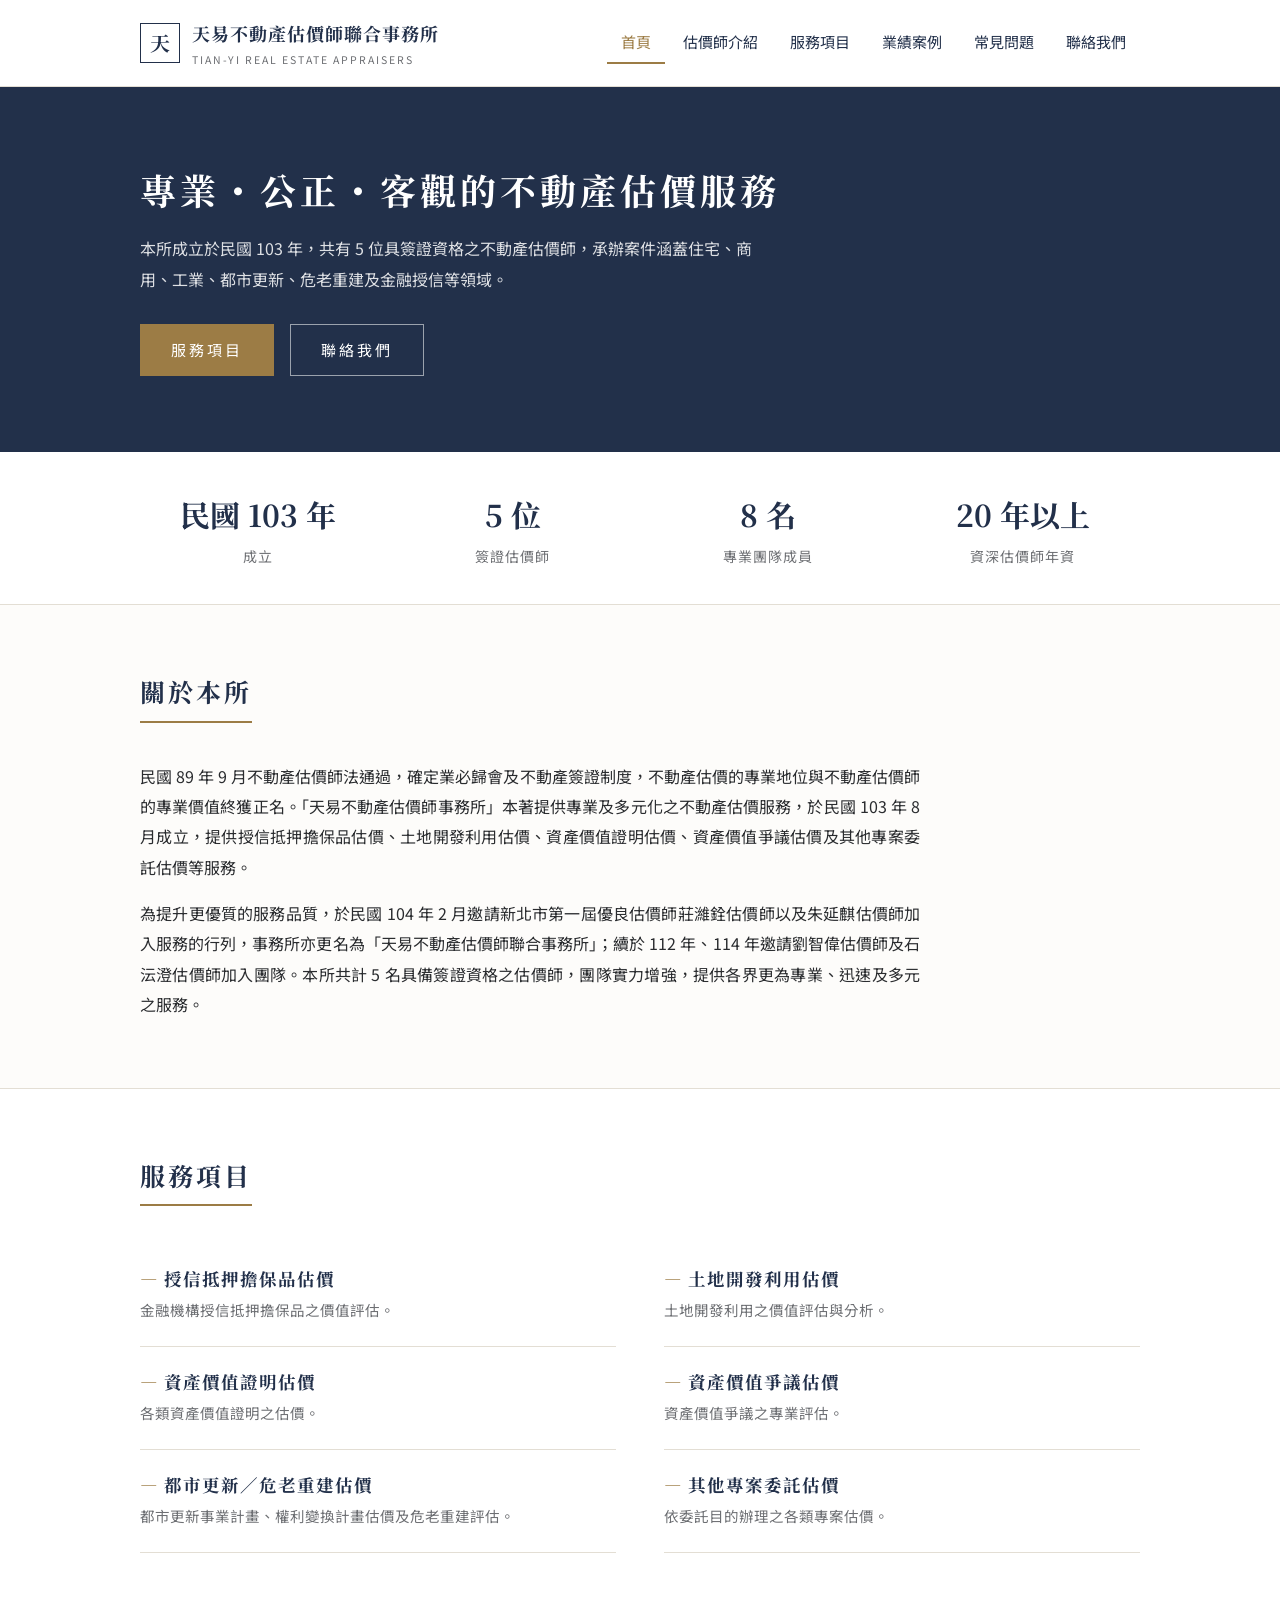
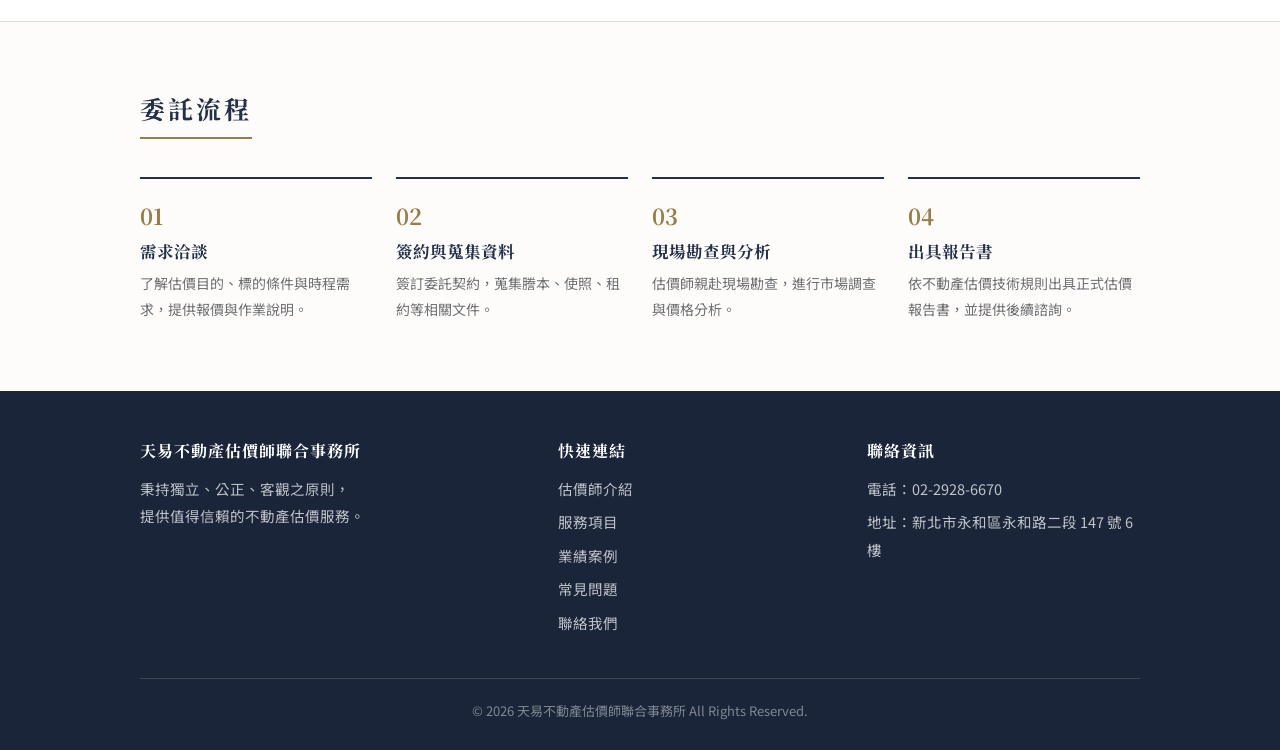
<file: index.html>
<!DOCTYPE html>
<html lang="zh-Hant-TW">
<head>
  <meta charset="UTF-8">
  <meta name="viewport" content="width=device-width, initial-scale=1.0">
  <title>天易不動產估價師聯合事務所</title>
  <meta name="description" content="天易不動產估價師聯合事務所成立於民國103年，提供授信抵押擔保品估價、土地開發利用估價、資產價值證明估價、資產價值爭議估價、都市更新估價等專業服務。">
  <link rel="preconnect" href="https://fonts.googleapis.com">
  <link href="https://fonts.googleapis.com/css2?family=Noto+Sans+TC:wght@400;500;700&family=Noto+Serif+TC:wght@600;700&display=swap" rel="stylesheet">
  <link rel="stylesheet" href="css/style.css">
  <link rel="canonical" href="https://tianyi-realestateappraisal.netlify.app/">
</head>
<body>

  <header class="site-header">
    <div class="container nav-bar">
      <a href="index.html" class="brand">
        <div class="brand-mark">天</div>
        <div>
          <div class="brand-name">天易不動產估價師聯合事務所</div>
          <div class="brand-sub">TIAN-YI REAL ESTATE APPRAISERS</div>
        </div>
      </a>
      <button class="nav-toggle" aria-label="開啟選單">☰</button>
      <ul class="nav-links">
        <li><a href="index.html" class="active">首頁</a></li>
        <li><a href="team.html">估價師介紹</a></li>
        <li><a href="services.html">服務項目</a></li>
        <li><a href="cases.html">業績案例</a></li>
        <li><a href="faq.html">常見問題</a></li>
        <li><a href="contact.html">聯絡我們</a></li>
      </ul>
    </div>
  </header>

  <section class="hero">
    <div class="container">
      <h1>專業・公正・客觀的不動產估價服務</h1>
      <p>本所成立於民國 103 年，共有 5 位具簽證資格之不動產估價師，承辦案件涵蓋住宅、商用、工業、都市更新、危老重建及金融授信等領域。</p>
      <a href="services.html" class="btn btn-gold">服務項目</a>
      <a href="contact.html" class="btn btn-outline">聯絡我們</a>
    </div>
  </section>

  <section class="facts">
    <div class="container">
      <div><div class="fact-num">民國 103 年</div><div class="fact-label">成立</div></div>
      <div><div class="fact-num">5 位</div><div class="fact-label">簽證估價師</div></div>
      <div><div class="fact-num">8 名</div><div class="fact-label">專業團隊成員</div></div>
      <div><div class="fact-num">20 年以上</div><div class="fact-label">資深估價師年資</div></div>
    </div>
  </section>

  <section class="section">
    <div class="container">
      <div class="section-head">
        <h2>關於本所</h2>
      </div>
      <div class="prose">
        <p>民國 89 年 9 月不動產估價師法通過，確定業必歸會及不動產簽證制度，不動產估價的專業地位與不動產估價師的專業價值終獲正名。「天易不動產估價師事務所」本著提供專業及多元化之不動產估價服務，於民國 103 年 8 月成立，提供授信抵押擔保品估價、土地開發利用估價、資產價值證明估價、資產價值爭議估價及其他專案委託估價等服務。</p>
        <p>為提升更優質的服務品質，於民國 104 年 2 月邀請新北市第一屆優良估價師莊濰銓估價師以及朱延麒估價師加入服務的行列，事務所亦更名為「天易不動產估價師聯合事務所」；續於 112 年、114 年邀請劉智偉估價師及石沄澄估價師加入團隊。本所共計 5 名具備簽證資格之估價師，團隊實力增強，提供各界更為專業、迅速及多元之服務。</p>
      </div>
    </div>
  </section>

  <section class="section alt">
    <div class="container">
      <div class="section-head">
        <h2>服務項目</h2>
      </div>
      <div class="service-list">
        <div class="service-item">
          <h3>授信抵押擔保品估價</h3>
          <p>金融機構授信抵押擔保品之價值評估。</p>
        </div>
        <div class="service-item">
          <h3>土地開發利用估價</h3>
          <p>土地開發利用之價值評估與分析。</p>
        </div>
        <div class="service-item">
          <h3>資產價值證明估價</h3>
          <p>各類資產價值證明之估價。</p>
        </div>
        <div class="service-item">
          <h3>資產價值爭議估價</h3>
          <p>資產價值爭議之專業評估。</p>
        </div>
        <div class="service-item">
          <h3>都市更新／危老重建估價</h3>
          <p>都市更新事業計畫、權利變換計畫估價及危老重建評估。</p>
        </div>
        <div class="service-item">
          <h3>其他專案委託估價</h3>
          <p>依委託目的辦理之各類專案估價。</p>
        </div>
      </div>
    </div>
  </section>

  <section class="section">
    <div class="container">
      <div class="section-head">
        <h2>委託流程</h2>
      </div>
      <div class="steps">
        <div class="step">
          <h3>需求洽談</h3>
          <p>了解估價目的、標的條件與時程需求，提供報價與作業說明。</p>
        </div>
        <div class="step">
          <h3>簽約與蒐集資料</h3>
          <p>簽訂委託契約，蒐集謄本、使照、租約等相關文件。</p>
        </div>
        <div class="step">
          <h3>現場勘查與分析</h3>
          <p>估價師親赴現場勘查，進行市場調查與價格分析。</p>
        </div>
        <div class="step">
          <h3>出具報告書</h3>
          <p>依不動產估價技術規則出具正式估價報告書，並提供後續諮詢。</p>
        </div>
      </div>
    </div>
  </section>

  <footer class="site-footer">
    <div class="container">
      <div class="footer-grid">
        <div>
          <h3>天易不動產估價師聯合事務所</h3>
          <p>秉持獨立、公正、客觀之原則，<br>提供值得信賴的不動產估價服務。</p>
        </div>
        <div>
          <h3>快速連結</h3>
          <ul>
            <li><a href="team.html">估價師介紹</a></li>
            <li><a href="services.html">服務項目</a></li>
            <li><a href="cases.html">業績案例</a></li>
            <li><a href="faq.html">常見問題</a></li>
        <li><a href="contact.html">聯絡我們</a></li>
          </ul>
        </div>
        <div>
          <h3>聯絡資訊</h3>
          <ul>
            <li>電話：02-2928-6670</li>
            <li>地址：新北市永和區永和路二段 147 號 6 樓</li>
          </ul>
        </div>
      </div>
      <div class="footer-bottom">
        © 2026 天易不動產估價師聯合事務所 All Rights Reserved.
      </div>
    </div>
  </footer>

  <script src="js/main.js"></script>
</body>
</html>
</file>
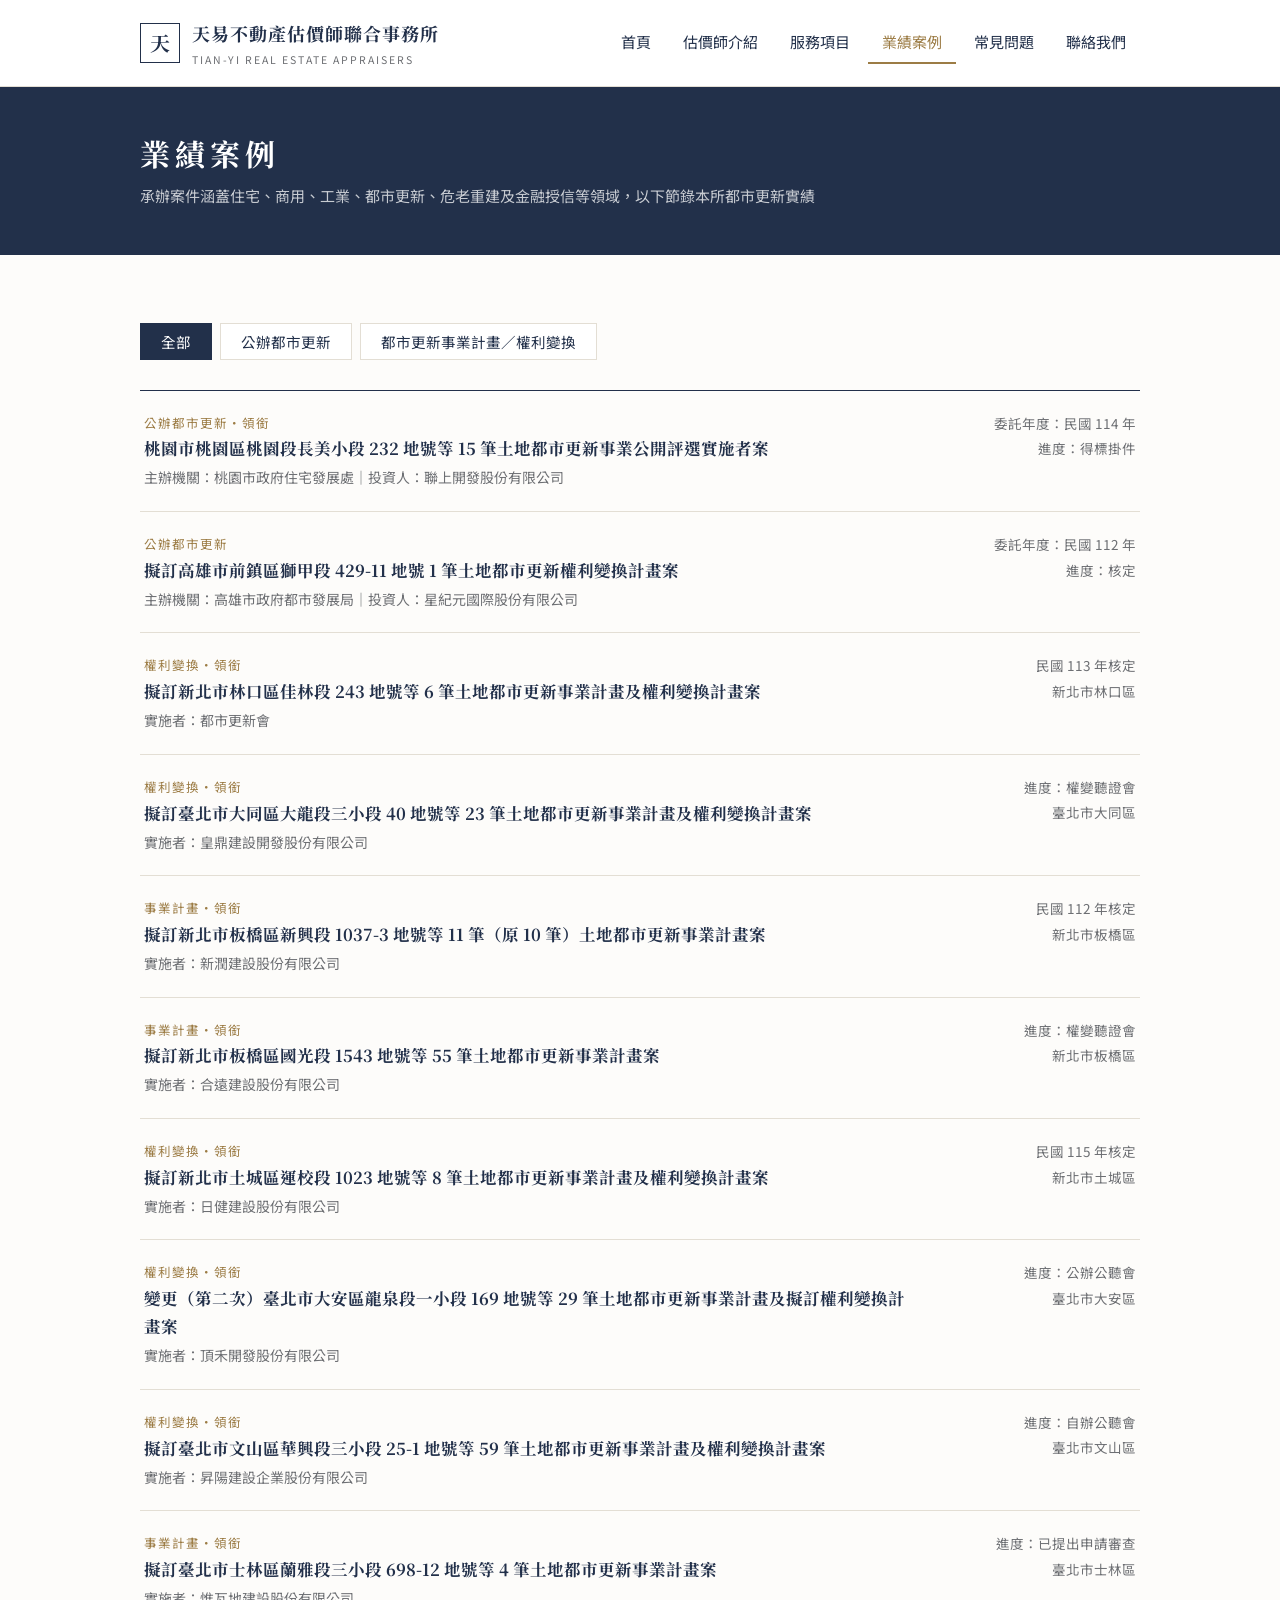
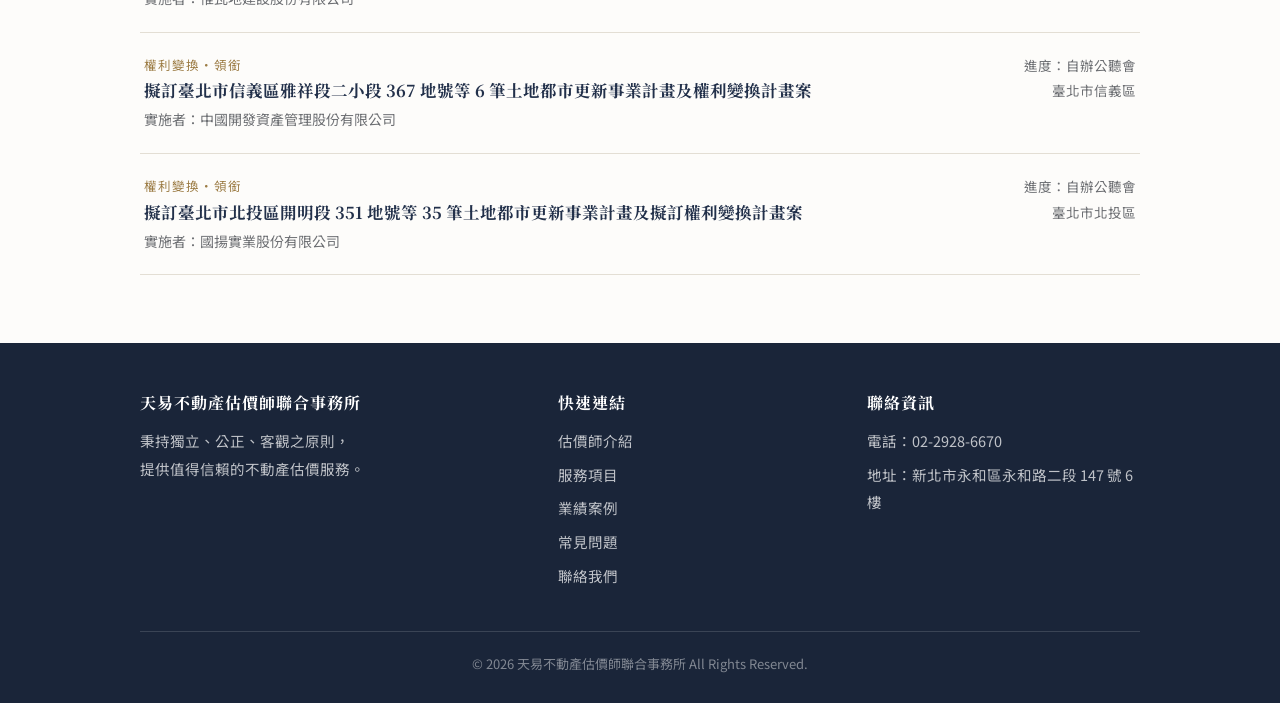
<file: cases.html>
<!DOCTYPE html>
<html lang="zh-Hant-TW">
<head>
  <meta charset="UTF-8">
  <meta name="viewport" content="width=device-width, initial-scale=1.0">
  <title>業績案例｜天易不動產估價師聯合事務所</title>
  <meta name="description" content="天易不動產估價師聯合事務所都市更新實績，包含公辦都市更新案及近年承攬之都市更新事業計畫與權利變換計畫案（節錄）。">
  <link rel="preconnect" href="https://fonts.googleapis.com">
  <link href="https://fonts.googleapis.com/css2?family=Noto+Sans+TC:wght@400;500;700&family=Noto+Serif+TC:wght@600;700&display=swap" rel="stylesheet">
  <link rel="stylesheet" href="css/style.css">
  <link rel="canonical" href="https://tianyi-realestateappraisal.netlify.app/cases.html">
</head>
<body>

  <header class="site-header">
    <div class="container nav-bar">
      <a href="index.html" class="brand">
        <div class="brand-mark">天</div>
        <div>
          <div class="brand-name">天易不動產估價師聯合事務所</div>
          <div class="brand-sub">TIAN-YI REAL ESTATE APPRAISERS</div>
        </div>
      </a>
      <button class="nav-toggle" aria-label="開啟選單">☰</button>
      <ul class="nav-links">
        <li><a href="index.html">首頁</a></li>
        <li><a href="team.html">估價師介紹</a></li>
        <li><a href="services.html">服務項目</a></li>
        <li><a href="cases.html" class="active">業績案例</a></li>
        <li><a href="faq.html">常見問題</a></li>
        <li><a href="contact.html">聯絡我們</a></li>
      </ul>
    </div>
  </header>

  <section class="page-banner">
    <div class="container">
      <h1>業績案例</h1>
      <p>承辦案件涵蓋住宅、商用、工業、都市更新、危老重建及金融授信等領域，以下節錄本所都市更新實績</p>
    </div>
  </section>

  <section class="section">
    <div class="container">

      <div class="filter-bar">
        <button class="filter-btn active" data-filter="all">全部</button>
        <button class="filter-btn" data-filter="public">公辦都市更新</button>
        <button class="filter-btn" data-filter="renewal">都市更新事業計畫／權利變換</button>
      </div>

      <div class="case-list">

        <div class="case-item case-card" data-category="public">
          <div>
            <div class="case-tag">公辦都市更新・領銜</div>
            <h3>桃園市桃園區桃園段長美小段 232 地號等 15 筆土地都市更新事業公開評選實施者案</h3>
            <p class="case-desc">主辦機關：桃園市政府住宅發展處｜投資人：聯上開發股份有限公司</p>
          </div>
          <div class="case-meta">委託年度：民國 114 年<br>進度：得標掛件</div>
        </div>

        <div class="case-item case-card" data-category="public">
          <div>
            <div class="case-tag">公辦都市更新</div>
            <h3>擬訂高雄市前鎮區獅甲段 429-11 地號 1 筆土地都市更新權利變換計畫案</h3>
            <p class="case-desc">主辦機關：高雄市政府都市發展局｜投資人：星紀元國際股份有限公司</p>
          </div>
          <div class="case-meta">委託年度：民國 112 年<br>進度：核定</div>
        </div>

        <div class="case-item case-card" data-category="renewal">
          <div>
            <div class="case-tag">權利變換・領銜</div>
            <h3>擬訂新北市林口區佳林段 243 地號等 6 筆土地都市更新事業計畫及權利變換計畫案</h3>
            <p class="case-desc">實施者：都市更新會</p>
          </div>
          <div class="case-meta">民國 113 年核定<br>新北市林口區</div>
        </div>

        <div class="case-item case-card" data-category="renewal">
          <div>
            <div class="case-tag">權利變換・領銜</div>
            <h3>擬訂臺北市大同區大龍段三小段 40 地號等 23 筆土地都市更新事業計畫及權利變換計畫案</h3>
            <p class="case-desc">實施者：皇鼎建設開發股份有限公司</p>
          </div>
          <div class="case-meta">進度：權變聽證會<br>臺北市大同區</div>
        </div>

        <div class="case-item case-card" data-category="renewal">
          <div>
            <div class="case-tag">事業計畫・領銜</div>
            <h3>擬訂新北市板橋區新興段 1037-3 地號等 11 筆（原 10 筆）土地都市更新事業計畫案</h3>
            <p class="case-desc">實施者：新潤建設股份有限公司</p>
          </div>
          <div class="case-meta">民國 112 年核定<br>新北市板橋區</div>
        </div>

        <div class="case-item case-card" data-category="renewal">
          <div>
            <div class="case-tag">事業計畫・領銜</div>
            <h3>擬訂新北市板橋區國光段 1543 地號等 55 筆土地都市更新事業計畫案</h3>
            <p class="case-desc">實施者：合遠建設股份有限公司</p>
          </div>
          <div class="case-meta">進度：權變聽證會<br>新北市板橋區</div>
        </div>

        <div class="case-item case-card" data-category="renewal">
          <div>
            <div class="case-tag">權利變換・領銜</div>
            <h3>擬訂新北市土城區運校段 1023 地號等 8 筆土地都市更新事業計畫及權利變換計畫案</h3>
            <p class="case-desc">實施者：日健建設股份有限公司</p>
          </div>
          <div class="case-meta">民國 115 年核定<br>新北市土城區</div>
        </div>

        <div class="case-item case-card" data-category="renewal">
          <div>
            <div class="case-tag">權利變換・領銜</div>
            <h3>變更（第二次）臺北市大安區龍泉段一小段 169 地號等 29 筆土地都市更新事業計畫及擬訂權利變換計畫案</h3>
            <p class="case-desc">實施者：頂禾開發股份有限公司</p>
          </div>
          <div class="case-meta">進度：公辦公聽會<br>臺北市大安區</div>
        </div>

        <div class="case-item case-card" data-category="renewal">
          <div>
            <div class="case-tag">權利變換・領銜</div>
            <h3>擬訂臺北市文山區華興段三小段 25-1 地號等 59 筆土地都市更新事業計畫及權利變換計畫案</h3>
            <p class="case-desc">實施者：昇陽建設企業股份有限公司</p>
          </div>
          <div class="case-meta">進度：自辦公聽會<br>臺北市文山區</div>
        </div>

        <div class="case-item case-card" data-category="renewal">
          <div>
            <div class="case-tag">事業計畫・領銜</div>
            <h3>擬訂臺北市士林區蘭雅段三小段 698-12 地號等 4 筆土地都市更新事業計畫案</h3>
            <p class="case-desc">實施者：惟瓦地建設股份有限公司</p>
          </div>
          <div class="case-meta">進度：已提出申請審查<br>臺北市士林區</div>
        </div>

        <div class="case-item case-card" data-category="renewal">
          <div>
            <div class="case-tag">權利變換・領銜</div>
            <h3>擬訂臺北市信義區雅祥段二小段 367 地號等 6 筆土地都市更新事業計畫及權利變換計畫案</h3>
            <p class="case-desc">實施者：中國開發資產管理股份有限公司</p>
          </div>
          <div class="case-meta">進度：自辦公聽會<br>臺北市信義區</div>
        </div>

        <div class="case-item case-card" data-category="renewal">
          <div>
            <div class="case-tag">權利變換・領銜</div>
            <h3>擬訂臺北市北投區開明段 351 地號等 35 筆土地都市更新事業計畫及擬訂權利變換計畫案</h3>
            <p class="case-desc">實施者：國揚實業股份有限公司</p>
          </div>
          <div class="case-meta">進度：自辦公聽會<br>臺北市北投區</div>
        </div>

      </div>
    </div>
  </section>

  <footer class="site-footer">
    <div class="container">
      <div class="footer-grid">
        <div>
          <h3>天易不動產估價師聯合事務所</h3>
          <p>秉持獨立、公正、客觀之原則，<br>提供值得信賴的不動產估價服務。</p>
        </div>
        <div>
          <h3>快速連結</h3>
          <ul>
            <li><a href="team.html">估價師介紹</a></li>
            <li><a href="services.html">服務項目</a></li>
            <li><a href="cases.html">業績案例</a></li>
            <li><a href="faq.html">常見問題</a></li>
        <li><a href="contact.html">聯絡我們</a></li>
          </ul>
        </div>
        <div>
          <h3>聯絡資訊</h3>
          <ul>
            <li>電話：02-2928-6670</li>
            <li>地址：新北市永和區永和路二段 147 號 6 樓</li>
          </ul>
        </div>
      </div>
      <div class="footer-bottom">
        © 2026 天易不動產估價師聯合事務所 All Rights Reserved.
      </div>
    </div>
  </footer>

  <script src="js/main.js"></script>
</body>
</html>
</file>
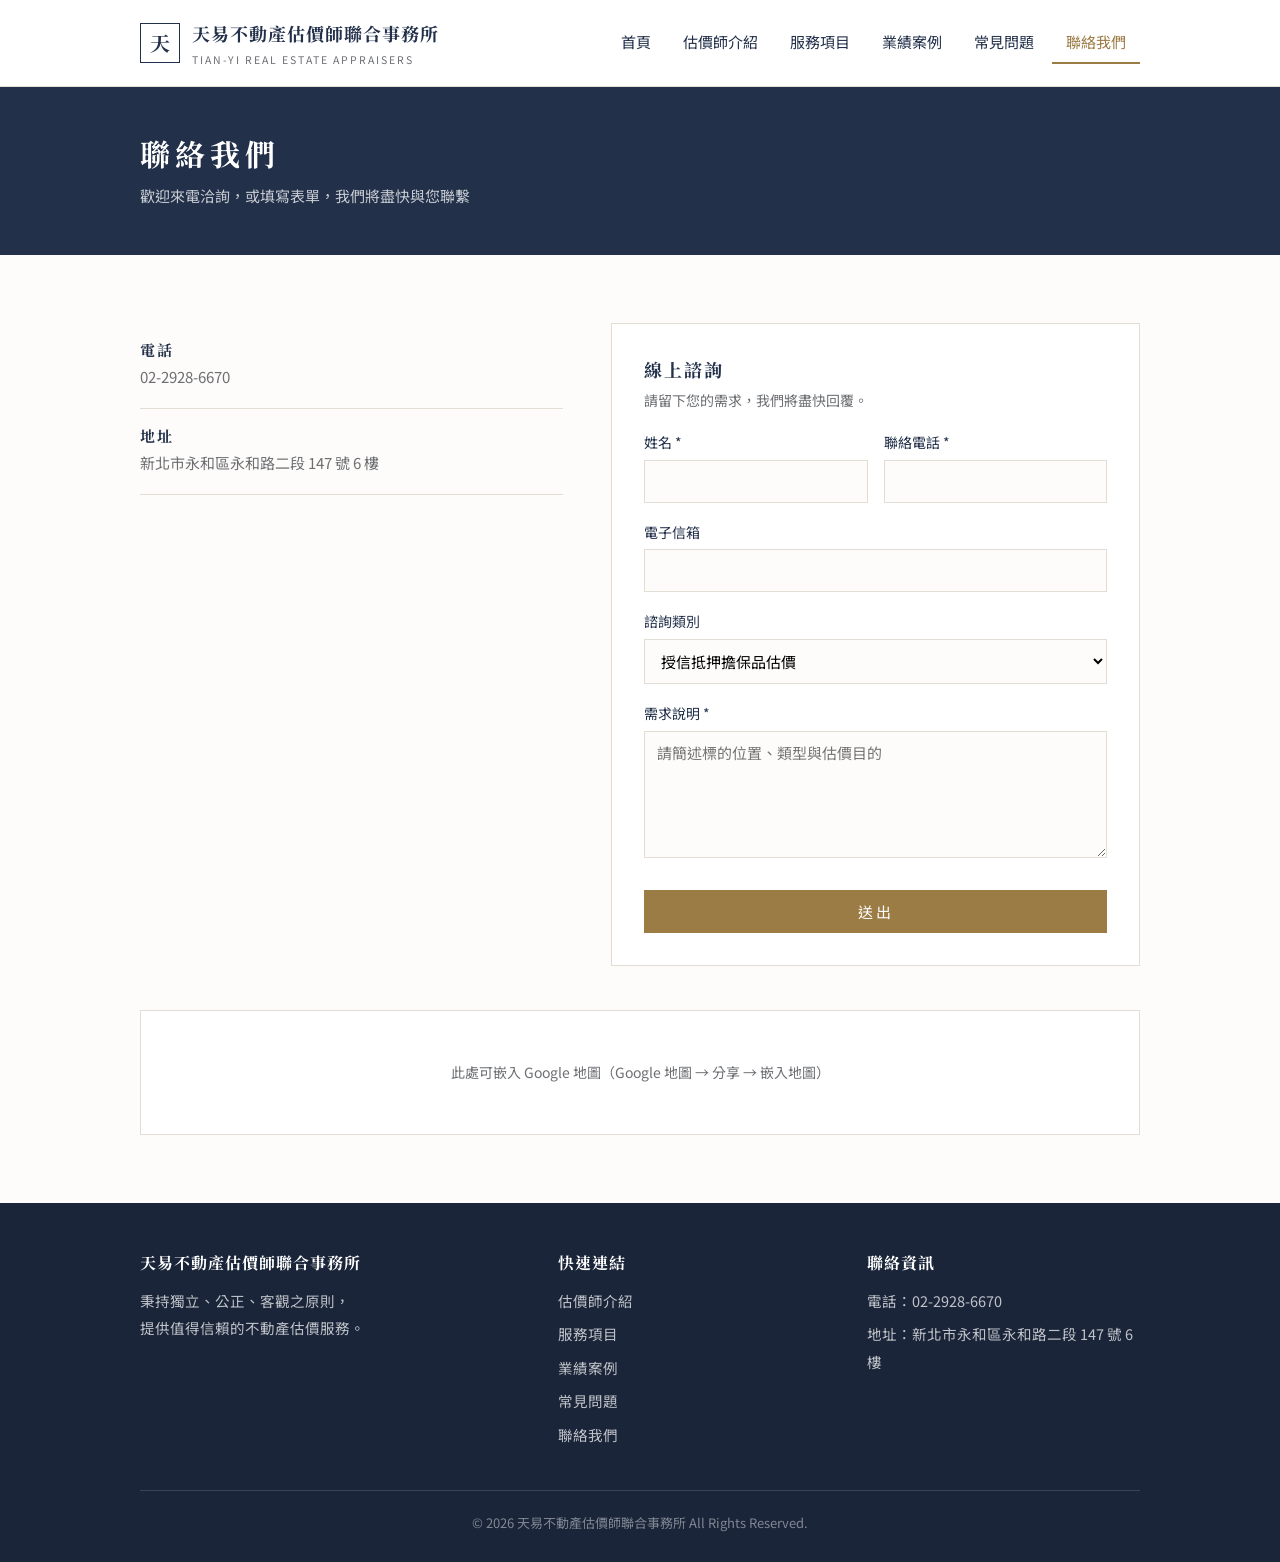
<file: contact.html>
<!DOCTYPE html>
<html lang="zh-Hant-TW">
<head>
  <meta charset="UTF-8">
  <meta name="viewport" content="width=device-width, initial-scale=1.0">
  <title>聯絡我們｜天易不動產估價師聯合事務所</title>
  <meta name="description" content="天易不動產估價師聯合事務所，電話 02-2928-6670，地址：新北市永和區永和路二段 147 號 6 樓。">
  <link rel="preconnect" href="https://fonts.googleapis.com">
  <link href="https://fonts.googleapis.com/css2?family=Noto+Sans+TC:wght@400;500;700&family=Noto+Serif+TC:wght@600;700&display=swap" rel="stylesheet">
  <link rel="stylesheet" href="css/style.css">
  <link rel="canonical" href="https://tianyi-realestateappraisal.netlify.app/contact.html">
</head>
<body>

  <header class="site-header">
    <div class="container nav-bar">
      <a href="index.html" class="brand">
        <div class="brand-mark">天</div>
        <div>
          <div class="brand-name">天易不動產估價師聯合事務所</div>
          <div class="brand-sub">TIAN-YI REAL ESTATE APPRAISERS</div>
        </div>
      </a>
      <button class="nav-toggle" aria-label="開啟選單">☰</button>
      <ul class="nav-links">
        <li><a href="index.html">首頁</a></li>
        <li><a href="team.html">估價師介紹</a></li>
        <li><a href="services.html">服務項目</a></li>
        <li><a href="cases.html">業績案例</a></li>
        <li><a href="faq.html">常見問題</a></li>
        <li><a href="contact.html" class="active">聯絡我們</a></li>
      </ul>
    </div>
  </header>

  <section class="page-banner">
    <div class="container">
      <h1>聯絡我們</h1>
      <p>歡迎來電洽詢，或填寫表單，我們將盡快與您聯繫</p>
    </div>
  </section>

  <section class="section">
    <div class="container">
      <div class="contact-wrap">

        <div class="contact-info">
          <div class="item">
            <h3>電話</h3>
            <p>02-2928-6670</p>
          </div>
          <div class="item">
            <h3>地址</h3>
            <p>新北市永和區永和路二段 147 號 6 樓</p>
          </div>
        </div>

        <div class="contact-form">
          <h3>線上諮詢</h3>
          <p>請留下您的需求，我們將盡快回覆。</p>
          <form>
            <div class="form-row">
              <div>
                <label for="name">姓名 *</label>
                <input type="text" id="name" name="name" required>
              </div>
              <div>
                <label for="phone">聯絡電話 *</label>
                <input type="tel" id="phone" name="phone" required>
              </div>
            </div>
            <label for="email">電子信箱</label>
            <input type="email" id="email" name="email">
            <label for="type">諮詢類別</label>
            <select id="type" name="type">
              <option>授信抵押擔保品估價</option>
              <option>土地開發利用估價</option>
              <option>資產價值證明估價</option>
              <option>資產價值爭議估價</option>
              <option>都市更新／危老重建估價</option>
              <option>其他專案委託估價</option>
            </select>
            <label for="message">需求說明 *</label>
            <textarea id="message" name="message" rows="5" placeholder="請簡述標的位置、類型與估價目的" required></textarea>
            <button type="submit" class="btn btn-gold">送出</button>
          </form>
        </div>

      </div>

      <div class="map-placeholder">
        此處可嵌入 Google 地圖（Google 地圖 → 分享 → 嵌入地圖）
      </div>
    </div>
  </section>

  <footer class="site-footer">
    <div class="container">
      <div class="footer-grid">
        <div>
          <h3>天易不動產估價師聯合事務所</h3>
          <p>秉持獨立、公正、客觀之原則，<br>提供值得信賴的不動產估價服務。</p>
        </div>
        <div>
          <h3>快速連結</h3>
          <ul>
            <li><a href="team.html">估價師介紹</a></li>
            <li><a href="services.html">服務項目</a></li>
            <li><a href="cases.html">業績案例</a></li>
            <li><a href="faq.html">常見問題</a></li>
        <li><a href="contact.html">聯絡我們</a></li>
          </ul>
        </div>
        <div>
          <h3>聯絡資訊</h3>
          <ul>
            <li>電話：02-2928-6670</li>
            <li>地址：新北市永和區永和路二段 147 號 6 樓</li>
          </ul>
        </div>
      </div>
      <div class="footer-bottom">
        © 2026 天易不動產估價師聯合事務所 All Rights Reserved.
      </div>
    </div>
  </footer>

  <script src="js/main.js"></script>
</body>
</html>
</file>
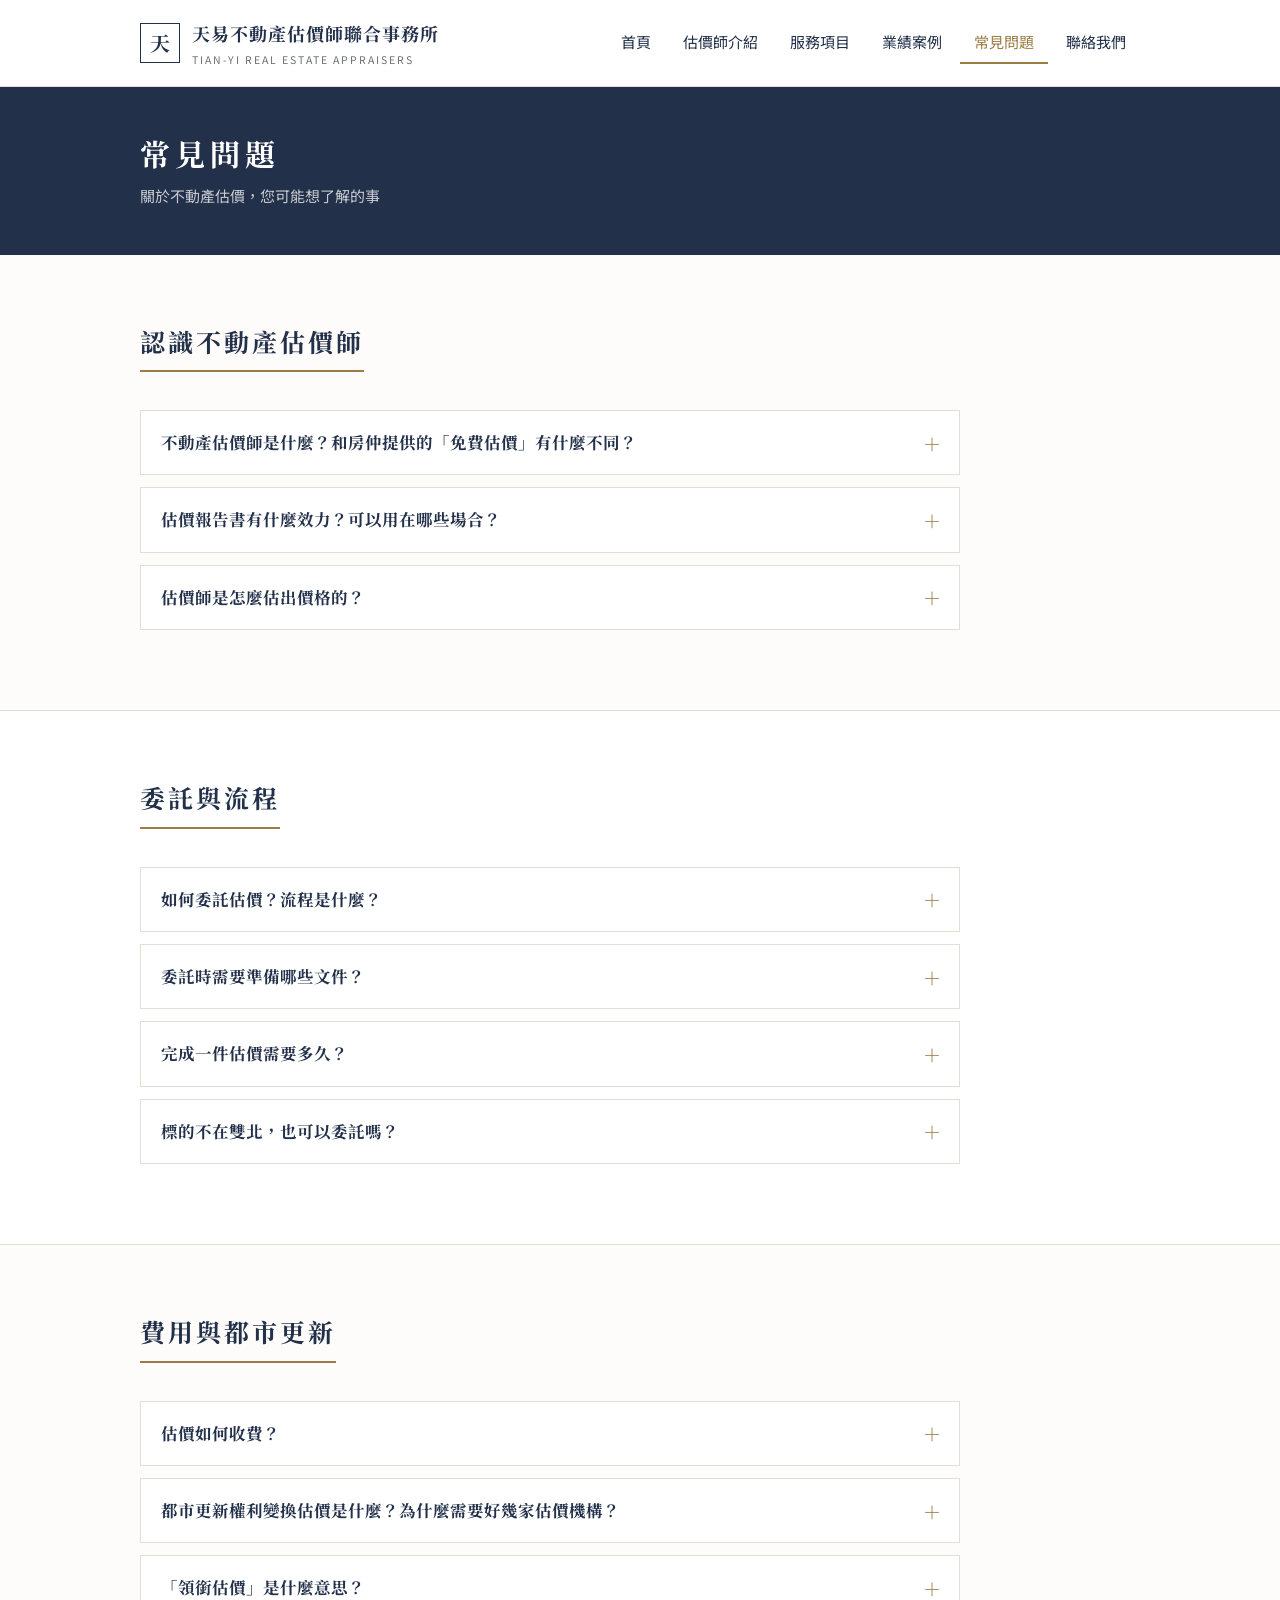
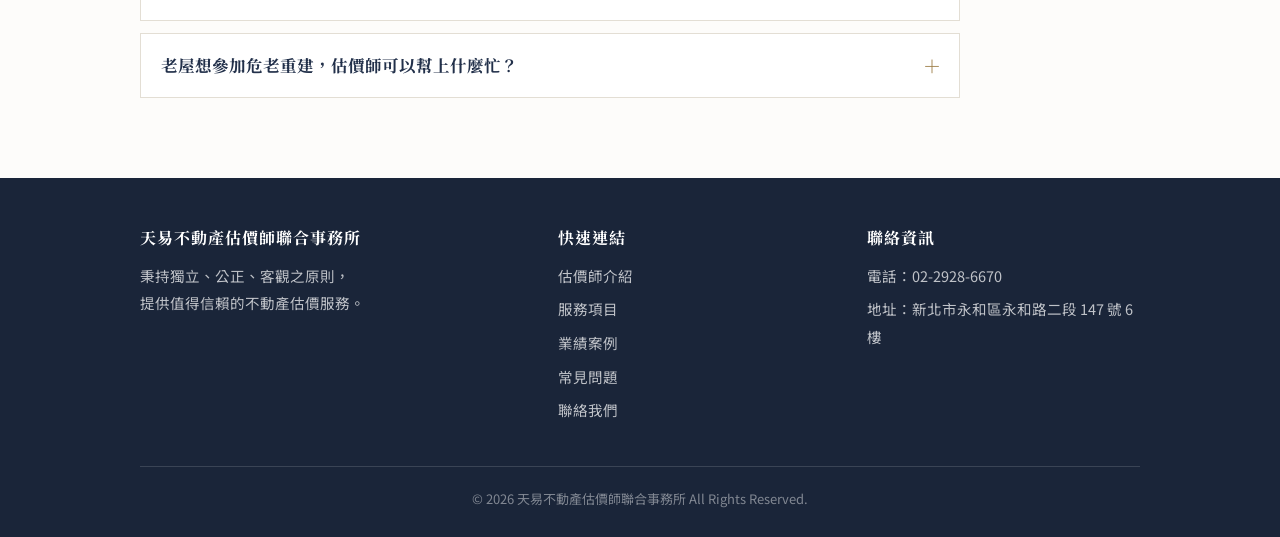
<file: faq.html>
<!DOCTYPE html>
<html lang="zh-Hant-TW">
<head>
  <meta charset="UTF-8">
  <meta name="viewport" content="width=device-width, initial-scale=1.0">
  <title>常見問題｜天易不動產估價師聯合事務所</title>
  <meta name="description" content="不動產估價常見問題：估價師能提供什麼協助、估價報告書的效力、委託流程、需要準備的文件、收費方式、都市更新權利變換估價說明。">
  <link rel="preconnect" href="https://fonts.googleapis.com">
  <link href="https://fonts.googleapis.com/css2?family=Noto+Sans+TC:wght@400;500;700&family=Noto+Serif+TC:wght@600;700&display=swap" rel="stylesheet">
  <link rel="stylesheet" href="css/style.css">
  <link rel="canonical" href="https://tianyi-realestateappraisal.netlify.app/faq.html">
</head>
<body>

  <header class="site-header">
    <div class="container nav-bar">
      <a href="index.html" class="brand">
        <div class="brand-mark">天</div>
        <div>
          <div class="brand-name">天易不動產估價師聯合事務所</div>
          <div class="brand-sub">TIAN-YI REAL ESTATE APPRAISERS</div>
        </div>
      </a>
      <button class="nav-toggle" aria-label="開啟選單">☰</button>
      <ul class="nav-links">
        <li><a href="index.html">首頁</a></li>
        <li><a href="team.html">估價師介紹</a></li>
        <li><a href="services.html">服務項目</a></li>
        <li><a href="cases.html">業績案例</a></li>
        <li><a href="faq.html" class="active">常見問題</a></li>
        <li><a href="contact.html">聯絡我們</a></li>
      </ul>
    </div>
  </header>

  <section class="page-banner">
    <div class="container">
      <h1>常見問題</h1>
      <p>關於不動產估價，您可能想了解的事</p>
    </div>
  </section>

  <section class="section">
    <div class="container">
      <div class="section-head">
        <h2>認識不動產估價師</h2>
      </div>
      <div class="faq-list">

        <details>
          <summary>不動產估價師是什麼？和房仲提供的「免費估價」有什麼不同？</summary>
          <div class="faq-answer">
            <p>不動產估價師是通過國家考試、依《不動產估價師法》領有證照的專門職業人員，執行業務須加入公會，並對出具的估價報告書負簽證責任。</p>
            <p>房仲業者提供的估價多為促成買賣的行情參考，沒有法定格式與簽證責任；估價師出具的估價報告書則依《不動產估價技術規則》製作，載明估價條件、方法與推理過程，可作為法院、政府機關、金融機構及財務報告等正式用途的依據。兩者用途不同，並非互相取代。</p>
          </div>
        </details>

        <details>
          <summary>估價報告書有什麼效力？可以用在哪些場合？</summary>
          <div class="faq-answer">
            <p>經估價師簽證的估價報告書是具公信力的專業文件，常見用途包括：</p>
            <ul>
              <li>法院訴訟與非訟事件：分割共有物、損害賠償、剩餘財產分配等</li>
              <li>遺產與贈與：遺產分配協議、拋棄或限定繼承評估、稅務申報參考</li>
              <li>都市更新與危老重建：權利變換價值查估、分回比例評估</li>
              <li>金融機構：授信擔保品價值評估</li>
              <li>企業：財務報告公允價值評估、資產作價入股、併購參考</li>
              <li>買賣與投資：成交價格合理性的獨立第三方意見</li>
            </ul>
          </div>
        </details>

        <details>
          <summary>估價師是怎麼估出價格的？</summary>
          <div class="faq-answer">
            <p>估價師依《不動產估價技術規則》辦理，程序上會先確認估價目的與權利狀態、赴現場勘查標的與周邊環境，再蒐集市場交易、租金與成本資料，選用適當的估價方法進行評估。常用方法包括：</p>
            <ul>
              <li><strong>比較法</strong>：以近期類似不動產的成交案例比較調整</li>
              <li><strong>收益法</strong>：以不動產未來可產生的收益折算現值</li>
              <li><strong>成本法</strong>：以重建或重置成本扣除折舊估算</li>
              <li><strong>土地開發分析法</strong>：以開發後價值回推土地合理價格</li>
            </ul>
            <p>最後綜合各方法結果決定價格，並將完整推理過程載明於報告書。</p>
          </div>
        </details>

      </div>
    </div>
  </section>

  <section class="section alt">
    <div class="container">
      <div class="section-head">
        <h2>委託與流程</h2>
      </div>
      <div class="faq-list">

        <details>
          <summary>如何委託估價？流程是什麼？</summary>
          <div class="faq-answer">
            <ol>
              <li><strong>初步洽詢</strong>：來電或透過網站表單說明估價目的與標的概況，本所將說明作業方式並提供報價</li>
              <li><strong>簽訂委託契約</strong>：確認服務內容、費用與交件時程</li>
              <li><strong>資料蒐集與現場勘查</strong>：估價師親赴現場勘查，並蒐集市場資料</li>
              <li><strong>出具報告書</strong>：完成價格評估後，出具簽證之估價報告書，並說明估價結果</li>
            </ol>
          </div>
        </details>

        <details>
          <summary>委託時需要準備哪些文件？</summary>
          <div class="faq-answer">
            <p>視案件性質而定，常見文件包括：</p>
            <ul>
              <li>土地及建物登記謄本（或所有權狀影本；謄本亦可由本所代為調閱）</li>
              <li>地籍圖、建物測量成果圖</li>
              <li>委託人身分資料</li>
              <li>租賃契約（標的有出租時）</li>
              <li>建造執照、使用執照（新建或特殊用途建物）</li>
            </ul>
            <p>不確定要準備什麼沒關係，洽詢時本所會依您的案件說明清楚。</p>
          </div>
        </details>

        <details>
          <summary>完成一件估價需要多久？</summary>
          <div class="faq-answer">
            <p>視標的類型與案件複雜度而定：一般住宅案件所需時間較短，整棟商用大樓、工業廠房或都市更新權利變換等案件則需較長的調查與評估時間。確切交件時程會在簽約時與您約定。</p>
          </div>
        </details>

        <details>
          <summary>標的不在雙北，也可以委託嗎？</summary>
          <div class="faq-answer">
            <p>可以。本所承辦案件不限於大台北地區，實績涵蓋臺北、新北、桃園、高雄等縣市，歡迎洽詢。</p>
          </div>
        </details>

      </div>
    </div>
  </section>

  <section class="section">
    <div class="container">
      <div class="section-head">
        <h2>費用與都市更新</h2>
      </div>
      <div class="faq-list">

        <details>
          <summary>估價如何收費？</summary>
          <div class="faq-answer">
            <p>估價費用依標的類型、數量、複雜度與估價目的個案報價，並於簽約前充分說明。歡迎來電 02-2928-6670 洽詢，本所將依您的需求提供報價。</p>
          </div>
        </details>

        <details>
          <summary>都市更新權利變換估價是什麼？為什麼需要好幾家估價機構？</summary>
          <div class="faq-answer">
            <p>都市更新權利變換，是將地主更新前的土地權利，轉換為更新後建物及土地應有部分的分配機制。更新前後的權利價值必須經過專業估價，作為分配的計算基礎。</p>
            <p>依《都市更新條例》規定，權利變換的權利價值須由三家以上專業估價機構查估後評定，以確保價值評估的公正性。本所多次於此類案件中擔任估價機構，並有多案領銜實績。</p>
          </div>
        </details>

        <details>
          <summary>「領銜估價」是什麼意思？</summary>
          <div class="faq-answer">
            <p>都更權利變換案件由多家估價機構共同查估時，其中一家會擔任「領銜」，負責主辦查估作業的彙整、於審議會議中說明估價結果並回應審查意見，是整個估價作業的主責機構。本所於臺北市、新北市多件都更案中擔任領銜估價機構，相關實績請見<a href="cases.html" style="color: var(--gold); text-decoration: underline;">業績案例</a>。</p>
          </div>
        </details>

        <details>
          <summary>老屋想參加危老重建，估價師可以幫上什麼忙？</summary>
          <div class="faq-answer">
            <p>危老重建過程中，地主最關心的是「跟建方合建，分回多少才合理」。估價師可以就重建前的土地價值、重建後的房價水準進行專業評估，協助地主判斷建方提出的分回條件是否合理，作為協議談判的依據。</p>
          </div>
        </details>

      </div>
    </div>
  </section>

  <footer class="site-footer">
    <div class="container">
      <div class="footer-grid">
        <div>
          <h3>天易不動產估價師聯合事務所</h3>
          <p>秉持獨立、公正、客觀之原則，<br>提供值得信賴的不動產估價服務。</p>
        </div>
        <div>
          <h3>快速連結</h3>
          <ul>
            <li><a href="team.html">估價師介紹</a></li>
            <li><a href="services.html">服務項目</a></li>
            <li><a href="cases.html">業績案例</a></li>
            <li><a href="faq.html">常見問題</a></li>
            <li><a href="contact.html">聯絡我們</a></li>
          </ul>
        </div>
        <div>
          <h3>聯絡資訊</h3>
          <ul>
            <li>電話：02-2928-6670</li>
            <li>地址：新北市永和區永和路二段 147 號 6 樓</li>
          </ul>
        </div>
      </div>
      <div class="footer-bottom">
        © 2026 天易不動產估價師聯合事務所 All Rights Reserved.
      </div>
    </div>
  </footer>

  <script src="js/main.js"></script>
</body>
</html>
</file>
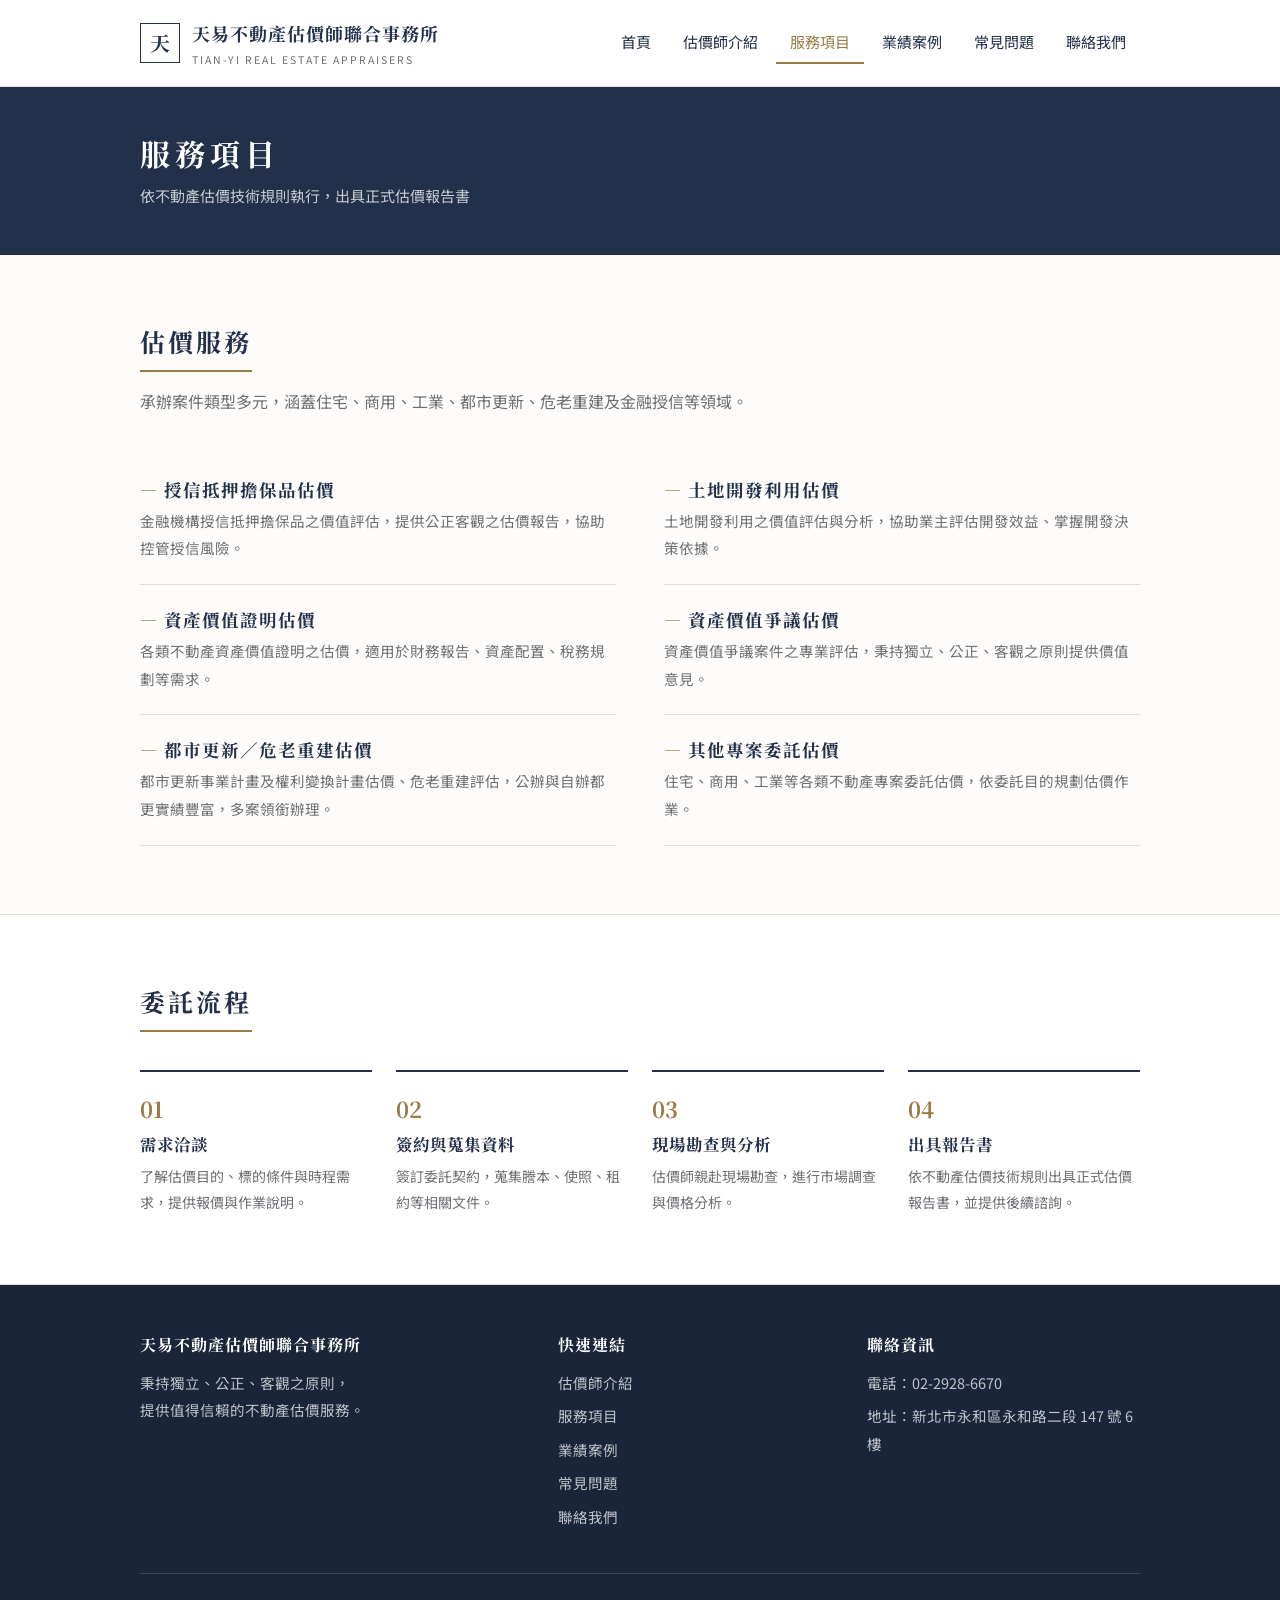
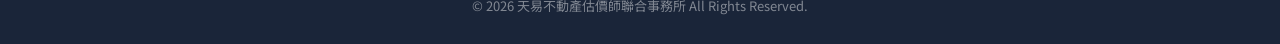
<file: services.html>
<!DOCTYPE html>
<html lang="zh-Hant-TW">
<head>
  <meta charset="UTF-8">
  <meta name="viewport" content="width=device-width, initial-scale=1.0">
  <title>服務項目｜天易不動產估價師聯合事務所</title>
  <meta name="description" content="天易不動產估價師聯合事務所提供授信抵押擔保品估價、土地開發利用估價、資產價值證明估價、資產價值爭議估價、都市更新估價及其他專案委託估價等服務。">
  <link rel="preconnect" href="https://fonts.googleapis.com">
  <link href="https://fonts.googleapis.com/css2?family=Noto+Sans+TC:wght@400;500;700&family=Noto+Serif+TC:wght@600;700&display=swap" rel="stylesheet">
  <link rel="stylesheet" href="css/style.css">
  <link rel="canonical" href="https://tianyi-realestateappraisal.netlify.app/services.html">
</head>
<body>

  <header class="site-header">
    <div class="container nav-bar">
      <a href="index.html" class="brand">
        <div class="brand-mark">天</div>
        <div>
          <div class="brand-name">天易不動產估價師聯合事務所</div>
          <div class="brand-sub">TIAN-YI REAL ESTATE APPRAISERS</div>
        </div>
      </a>
      <button class="nav-toggle" aria-label="開啟選單">☰</button>
      <ul class="nav-links">
        <li><a href="index.html">首頁</a></li>
        <li><a href="team.html">估價師介紹</a></li>
        <li><a href="services.html" class="active">服務項目</a></li>
        <li><a href="cases.html">業績案例</a></li>
        <li><a href="faq.html">常見問題</a></li>
        <li><a href="contact.html">聯絡我們</a></li>
      </ul>
    </div>
  </header>

  <section class="page-banner">
    <div class="container">
      <h1>服務項目</h1>
      <p>依不動產估價技術規則執行，出具正式估價報告書</p>
    </div>
  </section>

  <section class="section">
    <div class="container">
      <div class="section-head">
        <h2>估價服務</h2>
        <p>承辦案件類型多元，涵蓋住宅、商用、工業、都市更新、危老重建及金融授信等領域。</p>
      </div>
      <div class="service-list">
        <div class="service-item">
          <h3>授信抵押擔保品估價</h3>
          <p>金融機構授信抵押擔保品之價值評估，提供公正客觀之估價報告，協助控管授信風險。</p>
        </div>
        <div class="service-item">
          <h3>土地開發利用估價</h3>
          <p>土地開發利用之價值評估與分析，協助業主評估開發效益、掌握開發決策依據。</p>
        </div>
        <div class="service-item">
          <h3>資產價值證明估價</h3>
          <p>各類不動產資產價值證明之估價，適用於財務報告、資產配置、稅務規劃等需求。</p>
        </div>
        <div class="service-item">
          <h3>資產價值爭議估價</h3>
          <p>資產價值爭議案件之專業評估，秉持獨立、公正、客觀之原則提供價值意見。</p>
        </div>
        <div class="service-item">
          <h3>都市更新／危老重建估價</h3>
          <p>都市更新事業計畫及權利變換計畫估價、危老重建評估，公辦與自辦都更實績豐富，多案領銜辦理。</p>
        </div>
        <div class="service-item">
          <h3>其他專案委託估價</h3>
          <p>住宅、商用、工業等各類不動產專案委託估價，依委託目的規劃估價作業。</p>
        </div>
      </div>
    </div>
  </section>

  <section class="section alt">
    <div class="container">
      <div class="section-head">
        <h2>委託流程</h2>
      </div>
      <div class="steps">
        <div class="step">
          <h3>需求洽談</h3>
          <p>了解估價目的、標的條件與時程需求，提供報價與作業說明。</p>
        </div>
        <div class="step">
          <h3>簽約與蒐集資料</h3>
          <p>簽訂委託契約，蒐集謄本、使照、租約等相關文件。</p>
        </div>
        <div class="step">
          <h3>現場勘查與分析</h3>
          <p>估價師親赴現場勘查，進行市場調查與價格分析。</p>
        </div>
        <div class="step">
          <h3>出具報告書</h3>
          <p>依不動產估價技術規則出具正式估價報告書，並提供後續諮詢。</p>
        </div>
      </div>
    </div>
  </section>

  <footer class="site-footer">
    <div class="container">
      <div class="footer-grid">
        <div>
          <h3>天易不動產估價師聯合事務所</h3>
          <p>秉持獨立、公正、客觀之原則，<br>提供值得信賴的不動產估價服務。</p>
        </div>
        <div>
          <h3>快速連結</h3>
          <ul>
            <li><a href="team.html">估價師介紹</a></li>
            <li><a href="services.html">服務項目</a></li>
            <li><a href="cases.html">業績案例</a></li>
            <li><a href="faq.html">常見問題</a></li>
        <li><a href="contact.html">聯絡我們</a></li>
          </ul>
        </div>
        <div>
          <h3>聯絡資訊</h3>
          <ul>
            <li>電話：02-2928-6670</li>
            <li>地址：新北市永和區永和路二段 147 號 6 樓</li>
          </ul>
        </div>
      </div>
      <div class="footer-bottom">
        © 2026 天易不動產估價師聯合事務所 All Rights Reserved.
      </div>
    </div>
  </footer>

  <script src="js/main.js"></script>
</body>
</html>
</file>
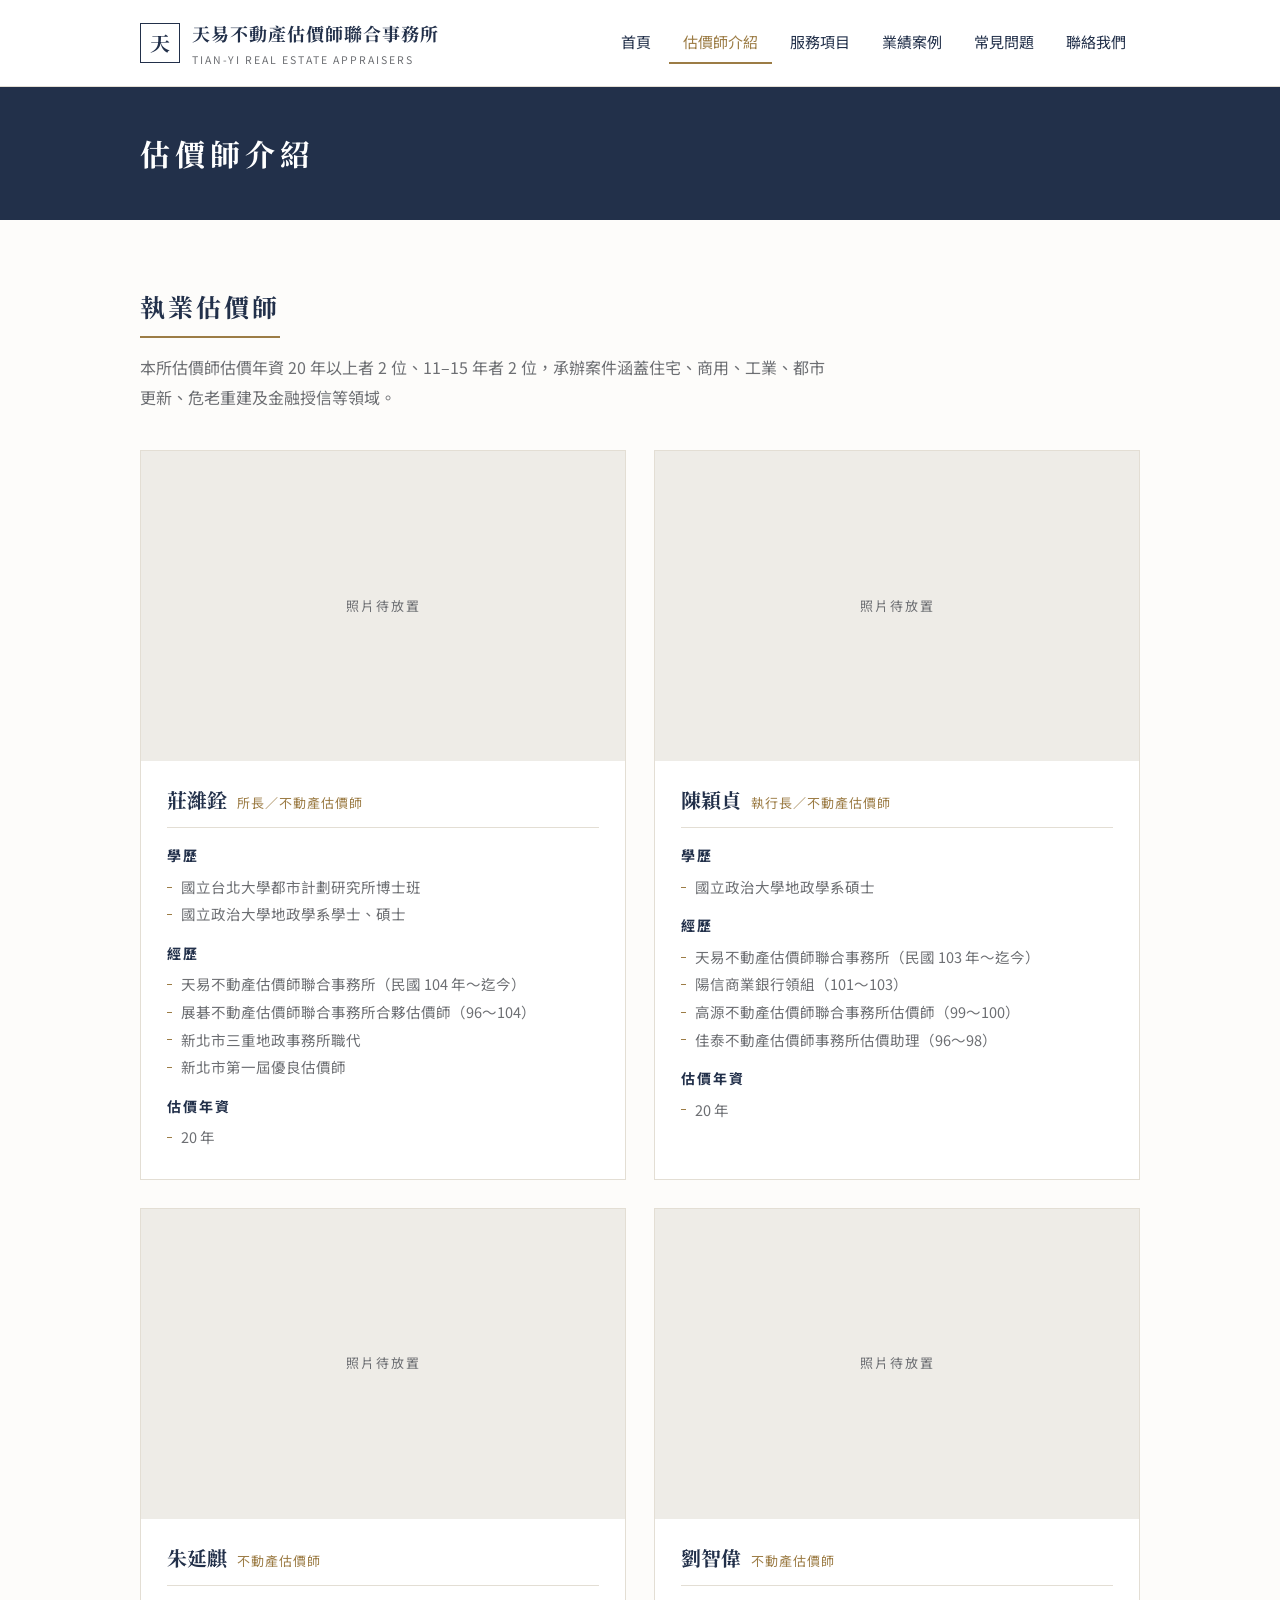
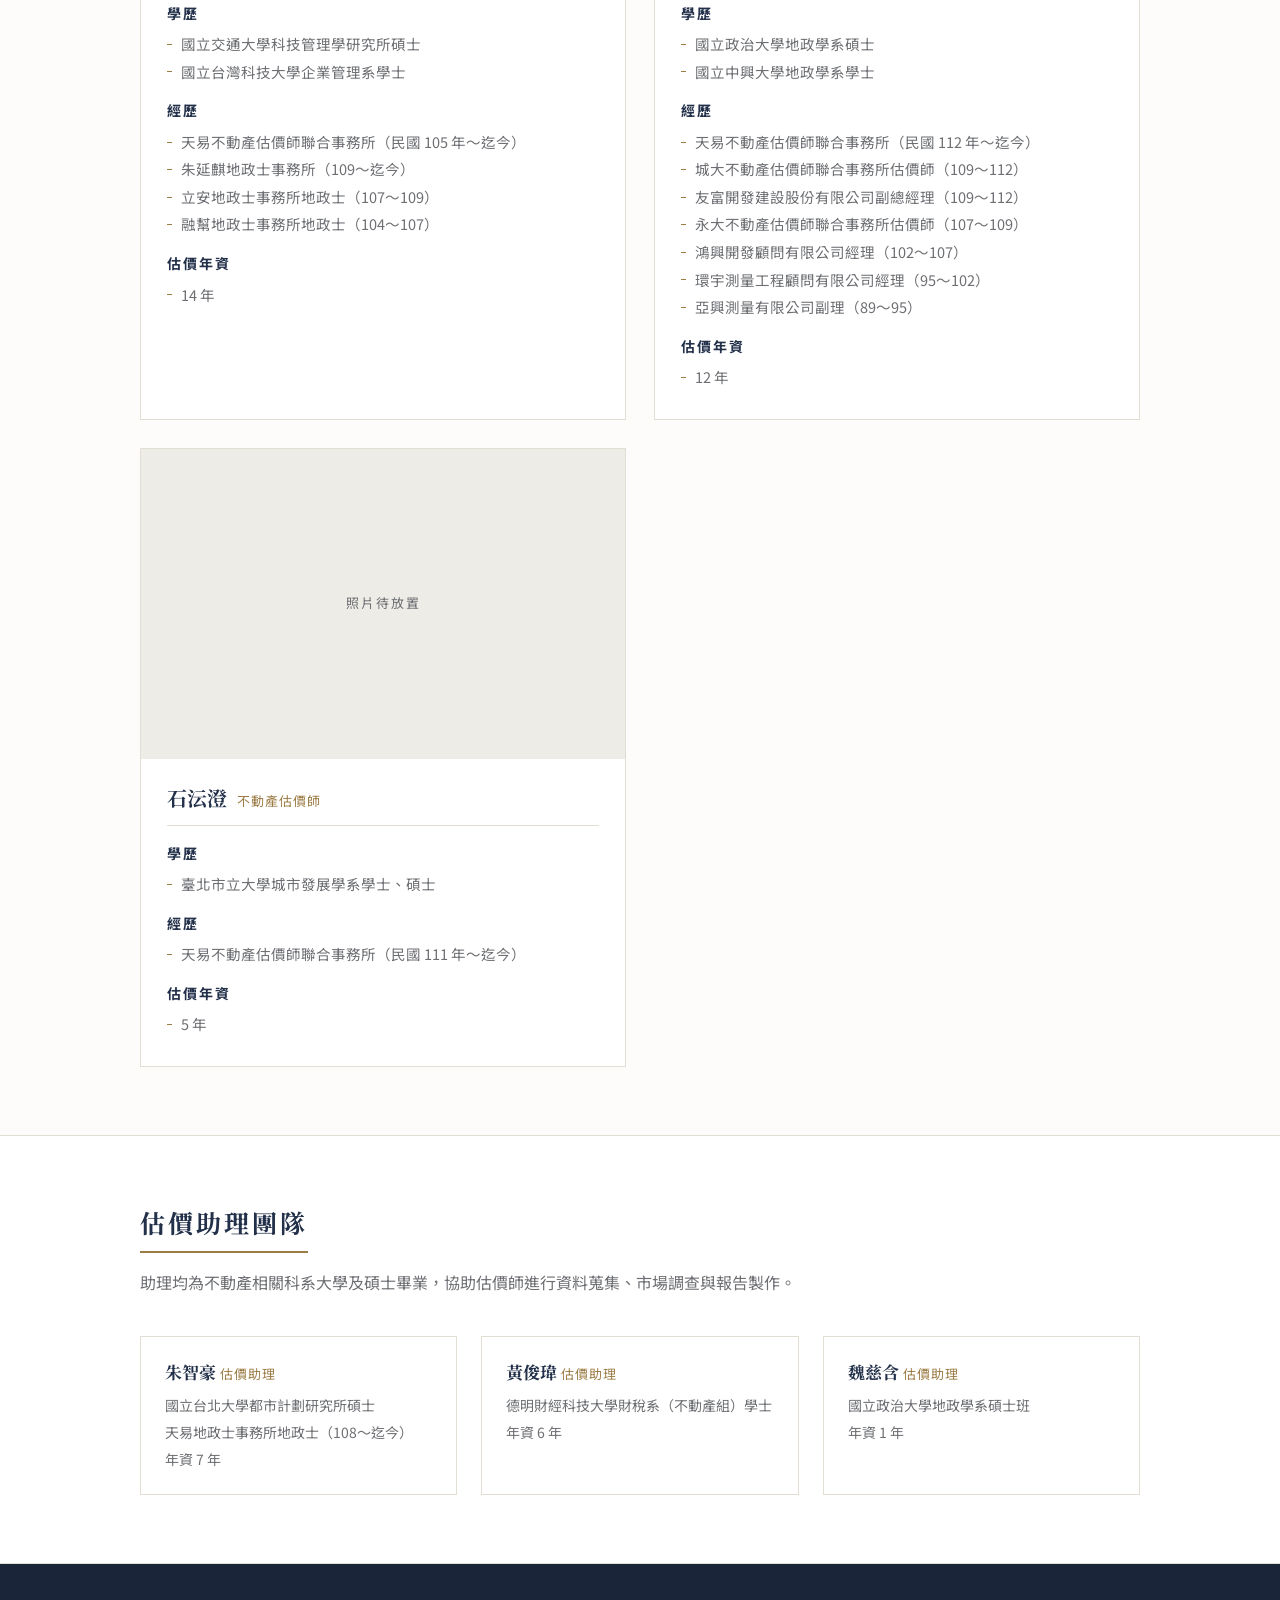
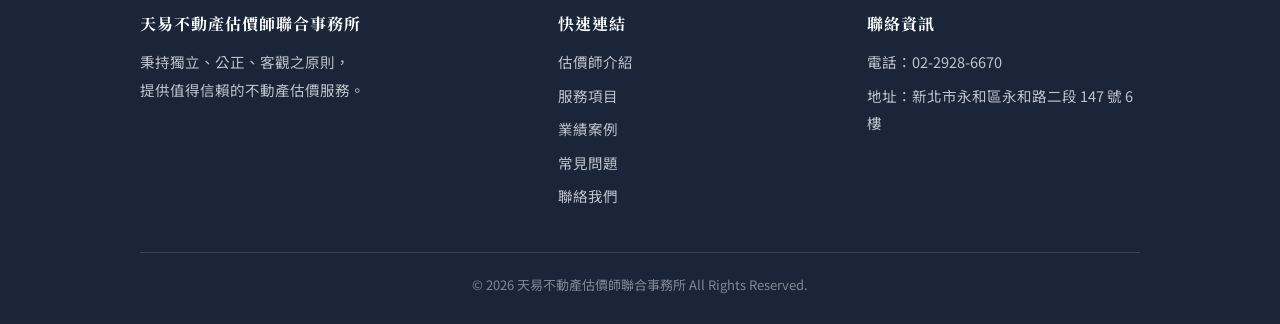
<file: team.html>
<!DOCTYPE html>
<html lang="zh-Hant-TW">
<head>
  <meta charset="UTF-8">
  <meta name="viewport" content="width=device-width, initial-scale=1.0">
  <title>估價師介紹｜天易不動產估價師聯合事務所</title>
  <meta name="description" content="天易不動產估價師聯合事務所共有 5 位具簽證資格之不動產估價師與 3 位專職估價助理，估價師均為研究所碩士以上畢業。">
  <link rel="preconnect" href="https://fonts.googleapis.com">
  <link href="https://fonts.googleapis.com/css2?family=Noto+Sans+TC:wght@400;500;700&family=Noto+Serif+TC:wght@600;700&display=swap" rel="stylesheet">
  <link rel="stylesheet" href="css/style.css">
  <link rel="canonical" href="https://tianyi-realestateappraisal.netlify.app/team.html">
</head>
<body>

  <header class="site-header">
    <div class="container nav-bar">
      <a href="index.html" class="brand">
        <div class="brand-mark">天</div>
        <div>
          <div class="brand-name">天易不動產估價師聯合事務所</div>
          <div class="brand-sub">TIAN-YI REAL ESTATE APPRAISERS</div>
        </div>
      </a>
      <button class="nav-toggle" aria-label="開啟選單">☰</button>
      <ul class="nav-links">
        <li><a href="index.html">首頁</a></li>
        <li><a href="team.html" class="active">估價師介紹</a></li>
        <li><a href="services.html">服務項目</a></li>
        <li><a href="cases.html">業績案例</a></li>
        <li><a href="faq.html">常見問題</a></li>
        <li><a href="contact.html">聯絡我們</a></li>
      </ul>
    </div>
  </header>

  <section class="page-banner">
    <div class="container">
      <h1>估價師介紹</h1>
    </div>
  </section>

  <section class="section">
    <div class="container">
      <div class="section-head">
        <h2>執業估價師</h2>
        <p>本所估價師估價年資 20 年以上者 2 位、11–15 年者 2 位，承辦案件涵蓋住宅、商用、工業、都市更新、危老重建及金融授信等領域。</p>
      </div>
      <div class="member-grid">

        <div class="member-card">
          <div class="member-photo">照片待放置</div>
          <div class="member-body">
            <h3>莊濰銓 <span class="member-title">所長／不動產估價師</span></h3>
            <h4>學歷</h4>
            <ul>
              <li>國立台北大學都市計劃研究所博士班</li>
              <li>國立政治大學地政學系學士、碩士</li>
            </ul>
            <h4>經歷</h4>
            <ul>
              <li>天易不動產估價師聯合事務所（民國 104 年～迄今）</li>
              <li>展碁不動產估價師聯合事務所合夥估價師（96～104）</li>
              <li>新北市三重地政事務所職代</li>
              <li>新北市第一屆優良估價師</li>
            </ul>
            <h4>估價年資</h4>
            <ul>
              <li>20 年</li>
            </ul>
          </div>
        </div>

        <div class="member-card">
          <div class="member-photo">照片待放置</div>
          <div class="member-body">
            <h3>陳穎貞 <span class="member-title">執行長／不動產估價師</span></h3>
            <h4>學歷</h4>
            <ul>
              <li>國立政治大學地政學系碩士</li>
            </ul>
            <h4>經歷</h4>
            <ul>
              <li>天易不動產估價師聯合事務所（民國 103 年～迄今）</li>
              <li>陽信商業銀行領組（101～103）</li>
              <li>高源不動產估價師聯合事務所估價師（99～100）</li>
              <li>佳泰不動產估價師事務所估價助理（96～98）</li>
            </ul>
            <h4>估價年資</h4>
            <ul>
              <li>20 年</li>
            </ul>
          </div>
        </div>

        <div class="member-card">
          <div class="member-photo">照片待放置</div>
          <div class="member-body">
            <h3>朱延麒 <span class="member-title">不動產估價師</span></h3>
            <h4>學歷</h4>
            <ul>
              <li>國立交通大學科技管理學研究所碩士</li>
              <li>國立台灣科技大學企業管理系學士</li>
            </ul>
            <h4>經歷</h4>
            <ul>
              <li>天易不動產估價師聯合事務所（民國 105 年～迄今）</li>
              <li>朱延麒地政士事務所（109～迄今）</li>
              <li>立安地政士事務所地政士（107～109）</li>
              <li>融幫地政士事務所地政士（104～107）</li>
            </ul>
            <h4>估價年資</h4>
            <ul>
              <li>14 年</li>
            </ul>
          </div>
        </div>

        <div class="member-card">
          <div class="member-photo">照片待放置</div>
          <div class="member-body">
            <h3>劉智偉 <span class="member-title">不動產估價師</span></h3>
            <h4>學歷</h4>
            <ul>
              <li>國立政治大學地政學系碩士</li>
              <li>國立中興大學地政學系學士</li>
            </ul>
            <h4>經歷</h4>
            <ul>
              <li>天易不動產估價師聯合事務所（民國 112 年～迄今）</li>
              <li>城大不動產估價師聯合事務所估價師（109～112）</li>
              <li>友富開發建設股份有限公司副總經理（109～112）</li>
              <li>永大不動產估價師聯合事務所估價師（107～109）</li>
              <li>鴻興開發顧問有限公司經理（102～107）</li>
              <li>環宇測量工程顧問有限公司經理（95～102）</li>
              <li>亞興測量有限公司副理（89～95）</li>
            </ul>
            <h4>估價年資</h4>
            <ul>
              <li>12 年</li>
            </ul>
          </div>
        </div>

        <div class="member-card">
          <div class="member-photo">照片待放置</div>
          <div class="member-body">
            <h3>石沄澄 <span class="member-title">不動產估價師</span></h3>
            <h4>學歷</h4>
            <ul>
              <li>臺北市立大學城市發展學系學士、碩士</li>
            </ul>
            <h4>經歷</h4>
            <ul>
              <li>天易不動產估價師聯合事務所（民國 111 年～迄今）</li>
            </ul>
            <h4>估價年資</h4>
            <ul>
              <li>5 年</li>
            </ul>
          </div>
        </div>

      </div>
    </div>
  </section>

  <section class="section alt">
    <div class="container">
      <div class="section-head">
        <h2>估價助理團隊</h2>
        <p>助理均為不動產相關科系大學及碩士畢業，協助估價師進行資料蒐集、市場調查與報告製作。</p>
      </div>
      <div class="assistant-list">

        <div class="assistant">
          <h3>朱智豪 <span class="member-title">估價助理</span></h3>
          <ul>
            <li>國立台北大學都市計劃研究所碩士</li>
            <li>天易地政士事務所地政士（108～迄今）</li>
            <li>年資 7 年</li>
          </ul>
        </div>

        <div class="assistant">
          <h3>黃俊瑋 <span class="member-title">估價助理</span></h3>
          <ul>
            <li>德明財經科技大學財稅系（不動產組）學士</li>
            <li>年資 6 年</li>
          </ul>
        </div>

        <div class="assistant">
          <h3>魏慈含 <span class="member-title">估價助理</span></h3>
          <ul>
            <li>國立政治大學地政學系碩士班</li>
            <li>年資 1 年</li>
          </ul>
        </div>

      </div>
    </div>
  </section>

  <footer class="site-footer">
    <div class="container">
      <div class="footer-grid">
        <div>
          <h3>天易不動產估價師聯合事務所</h3>
          <p>秉持獨立、公正、客觀之原則，<br>提供值得信賴的不動產估價服務。</p>
        </div>
        <div>
          <h3>快速連結</h3>
          <ul>
            <li><a href="team.html">估價師介紹</a></li>
            <li><a href="services.html">服務項目</a></li>
            <li><a href="cases.html">業績案例</a></li>
            <li><a href="faq.html">常見問題</a></li>
        <li><a href="contact.html">聯絡我們</a></li>
          </ul>
        </div>
        <div>
          <h3>聯絡資訊</h3>
          <ul>
            <li>電話：02-2928-6670</li>
            <li>地址：新北市永和區永和路二段 147 號 6 樓</li>
          </ul>
        </div>
      </div>
      <div class="footer-bottom">
        © 2026 天易不動產估價師聯合事務所 All Rights Reserved.
      </div>
    </div>
  </footer>

  <script src="js/main.js"></script>
</body>
</html>
</file>
<file: css/style.css>
/* ===== 基本設定 ===== */
:root {
  --ink: #2a2c2f;
  --navy: #22304a;
  --navy-dark: #1a2539;
  --gold: #9c7c45;
  --bg: #fdfcfa;
  --line: #e3ded4;
  --muted: #6d6f73;
}

* { margin: 0; padding: 0; box-sizing: border-box; }

body {
  font-family: "Noto Sans TC", "PingFang TC", "Microsoft JhengHei", sans-serif;
  color: var(--ink);
  background: var(--bg);
  line-height: 1.9;
  font-size: 16px;
}

h1, h2, h3 {
  font-family: "Noto Serif TC", "PingFang TC", serif;
  color: var(--navy);
  line-height: 1.5;
  font-weight: 700;
}

a { color: inherit; text-decoration: none; }
img { max-width: 100%; display: block; }

.container {
  width: min(1000px, 92%);
  margin: 0 auto;
}

/* ===== 導覽列 ===== */
.site-header {
  position: sticky;
  top: 0;
  z-index: 100;
  background: #fff;
  border-bottom: 1px solid var(--line);
}

.nav-bar {
  display: flex;
  align-items: center;
  justify-content: space-between;
  padding: 16px 0;
}

.brand { display: flex; align-items: center; gap: 12px; }

.brand-mark {
  width: 40px;
  height: 40px;
  border: 1px solid var(--navy);
  color: var(--navy);
  display: flex;
  align-items: center;
  justify-content: center;
  font-family: "Noto Serif TC", serif;
  font-size: 20px;
  font-weight: 700;
}

.brand-name {
  font-family: "Noto Serif TC", serif;
  font-weight: 700;
  font-size: 18px;
  color: var(--navy);
  letter-spacing: 1px;
}

.brand-sub {
  font-size: 10.5px;
  color: var(--muted);
  letter-spacing: 2px;
}

.nav-links { display: flex; gap: 4px; list-style: none; }

.nav-links a {
  display: block;
  padding: 6px 14px;
  font-size: 15px;
  color: var(--navy);
  white-space: nowrap;
  border-bottom: 2px solid transparent;
}

.nav-links a:hover { color: var(--gold); }

.nav-links a.active {
  color: var(--gold);
  border-bottom-color: var(--gold);
}

.nav-toggle {
  display: none;
  background: none;
  border: none;
  font-size: 24px;
  color: var(--navy);
  cursor: pointer;
}

/* ===== 首頁主視覺 ===== */
.hero {
  background: var(--navy);
  color: #fff;
  padding: 76px 0;
}

.hero h1 {
  color: #fff;
  font-size: clamp(26px, 4vw, 36px);
  letter-spacing: 4px;
  margin-bottom: 16px;
}

.hero p {
  max-width: 640px;
  color: rgba(255, 255, 255, 0.85);
  margin-bottom: 30px;
}

.btn {
  display: inline-block;
  padding: 11px 30px;
  font-size: 15px;
  letter-spacing: 3px;
  border: 1px solid var(--gold);
}

.btn-gold { background: var(--gold); color: #fff; }
.btn-gold:hover { background: #8a6c3a; }

.btn-outline {
  border-color: rgba(255, 255, 255, 0.55);
  color: #fff;
  margin-left: 12px;
}
.btn-outline:hover { border-color: #fff; }

/* ===== 概況列 ===== */
.facts {
  border-bottom: 1px solid var(--line);
  background: #fff;
  padding: 34px 0;
}

.facts .container {
  display: grid;
  grid-template-columns: repeat(4, 1fr);
  gap: 20px;
  text-align: center;
}

.fact-num {
  font-family: "Noto Serif TC", serif;
  font-size: 30px;
  font-weight: 700;
  color: var(--navy);
}

.fact-label { font-size: 14px; color: var(--muted); letter-spacing: 1px; }

/* ===== 區塊通用 ===== */
.section { padding: 68px 0; }
.section.alt { background: #fff; border-top: 1px solid var(--line); border-bottom: 1px solid var(--line); }

.section-head { margin-bottom: 38px; }

.section-head h2 {
  display: inline-block;
  font-size: 25px;
  letter-spacing: 3px;
  padding-bottom: 10px;
  border-bottom: 2px solid var(--gold);
}

.section-head p { color: var(--muted); margin-top: 14px; max-width: 700px; }

.prose { max-width: 780px; }
.prose p { margin-bottom: 16px; text-align: justify; }
.prose p:last-child { margin-bottom: 0; }

/* ===== 服務項目 ===== */
.service-list {
  display: grid;
  grid-template-columns: repeat(2, 1fr);
  gap: 0 48px;
}

.service-item {
  padding: 22px 0;
  border-bottom: 1px solid var(--line);
}

.service-item h3 { font-size: 17.5px; letter-spacing: 1px; margin-bottom: 4px; }
.service-item h3::before { content: "— "; color: var(--gold); }
.service-item p { font-size: 14.5px; color: var(--muted); }

/* ===== 委託流程 ===== */
.steps {
  display: grid;
  grid-template-columns: repeat(4, 1fr);
  gap: 24px;
  counter-reset: step;
}

.step { border-top: 2px solid var(--navy); padding-top: 16px; }

.step::before {
  counter-increment: step;
  content: "0" counter(step);
  font-family: "Noto Serif TC", serif;
  font-size: 22px;
  font-weight: 700;
  color: var(--gold);
}

.step h3 { font-size: 16.5px; margin: 2px 0 6px; }
.step p { font-size: 14px; color: var(--muted); }

/* ===== 頁面標題 ===== */
.page-banner {
  background: var(--navy);
  color: #fff;
  padding: 44px 0;
}

.page-banner h1 { color: #fff; font-size: clamp(24px, 3.5vw, 30px); letter-spacing: 5px; }
.page-banner p { color: rgba(255, 255, 255, 0.75); margin-top: 6px; font-size: 15px; }

/* ===== 估價師介紹 ===== */
.member-grid {
  display: grid;
  grid-template-columns: repeat(2, 1fr);
  gap: 28px;
}

.member-card { background: #fff; border: 1px solid var(--line); }

.member-photo {
  aspect-ratio: 5 / 3.2;
  background: #eeece7;
  display: flex;
  align-items: center;
  justify-content: center;
  color: var(--muted);
  font-size: 13px;
  letter-spacing: 2px;
}

.member-body { padding: 24px 26px 28px; }

.member-body h3 {
  font-size: 20px;
  display: flex;
  align-items: baseline;
  gap: 10px;
  padding-bottom: 12px;
  border-bottom: 1px solid var(--line);
  margin-bottom: 14px;
}

.member-title { font-size: 13px; color: var(--gold); letter-spacing: 1px; font-weight: 400; font-family: "Noto Sans TC", sans-serif; }

.member-body h4 {
  font-size: 14px;
  color: var(--navy);
  letter-spacing: 2px;
  margin: 12px 0 4px;
}

.member-body ul { list-style: none; font-size: 14.5px; color: var(--muted); }

.member-body ul li { padding-left: 14px; position: relative; }

.member-body ul li::before {
  content: "";
  position: absolute;
  left: 0;
  top: 0.95em;
  width: 5px;
  height: 1px;
  background: var(--gold);
}

/* 助理列表 */
.assistant-list {
  display: grid;
  grid-template-columns: repeat(3, 1fr);
  gap: 24px;
}

.assistant {
  background: #fff;
  border: 1px solid var(--line);
  padding: 22px 24px;
}

.assistant h3 { font-size: 17px; margin-bottom: 8px; }
.assistant ul { list-style: none; font-size: 14px; color: var(--muted); }

/* ===== 業績案例 ===== */
.filter-bar {
  display: flex;
  flex-wrap: wrap;
  gap: 8px;
  margin-bottom: 30px;
}

.filter-btn {
  padding: 7px 20px;
  border: 1px solid var(--line);
  background: #fff;
  color: var(--navy);
  font-size: 14.5px;
  cursor: pointer;
  font-family: inherit;
}

.filter-btn:hover { border-color: var(--gold); color: var(--gold); }

.filter-btn.active {
  background: var(--navy);
  border-color: var(--navy);
  color: #fff;
}

.case-list { border-top: 1px solid var(--navy); }

.case-item {
  display: grid;
  grid-template-columns: 1fr 200px;
  gap: 8px 28px;
  padding: 20px 4px;
  border-bottom: 1px solid var(--line);
}

.case-tag {
  font-size: 12.5px;
  color: var(--gold);
  letter-spacing: 1px;
}

.case-item h3 { font-size: 16.5px; font-weight: 700; line-height: 1.7; }

.case-item .case-desc { font-size: 14px; color: var(--muted); margin-top: 2px; }

.case-item .case-meta {
  text-align: right;
  font-size: 13.5px;
  color: var(--muted);
  line-height: 1.9;
}

/* ===== 常見問題 ===== */
.faq-list { max-width: 820px; }

.faq-list details {
  background: #fff;
  border: 1px solid var(--line);
  margin-bottom: 12px;
}

.faq-list summary {
  cursor: pointer;
  padding: 16px 20px;
  font-family: "Noto Serif TC", serif;
  font-weight: 700;
  font-size: 16.5px;
  color: var(--navy);
  list-style: none;
  position: relative;
  padding-right: 44px;
}

.faq-list summary::-webkit-details-marker { display: none; }

.faq-list summary::after {
  content: "＋";
  position: absolute;
  right: 18px;
  top: 50%;
  transform: translateY(-50%);
  color: var(--gold);
  font-size: 18px;
}

.faq-list details[open] summary::after { content: "－"; }

.faq-list details[open] summary { border-bottom: 1px solid var(--line); }

.faq-answer {
  padding: 16px 20px 20px;
  font-size: 15px;
  color: var(--ink);
}

.faq-answer p { margin-bottom: 10px; }
.faq-answer p:last-child { margin-bottom: 0; }

.faq-answer ul, .faq-answer ol {
  padding-left: 22px;
  margin-bottom: 10px;
  color: var(--ink);
}

/* ===== 聯絡我們 ===== */
.contact-wrap {
  display: grid;
  grid-template-columns: 1fr 1.25fr;
  gap: 48px;
  align-items: start;
}

.contact-info h3 {
  font-size: 15px;
  letter-spacing: 2px;
  color: var(--navy);
  margin-bottom: 2px;
}

.contact-info .item {
  padding: 16px 0;
  border-bottom: 1px solid var(--line);
}

.contact-info .item p { color: var(--muted); font-size: 15px; }

.contact-form {
  background: #fff;
  border: 1px solid var(--line);
  padding: 32px;
}

.contact-form > h3 { font-size: 18px; letter-spacing: 2px; }
.contact-form > p { color: var(--muted); font-size: 14px; margin-top: 4px; }

.form-row { display: grid; grid-template-columns: 1fr 1fr; gap: 16px; }

.contact-form label {
  display: block;
  font-size: 14px;
  color: var(--navy);
  margin: 16px 0 4px;
}

.contact-form input,
.contact-form select,
.contact-form textarea {
  width: 100%;
  padding: 10px 12px;
  border: 1px solid var(--line);
  font-size: 15px;
  font-family: inherit;
  background: var(--bg);
}

.contact-form input:focus,
.contact-form select:focus,
.contact-form textarea:focus {
  outline: none;
  border-color: var(--gold);
}

.contact-form button {
  margin-top: 24px;
  width: 100%;
  border: none;
  cursor: pointer;
  font-family: inherit;
}

.map-placeholder {
  margin-top: 44px;
  border: 1px solid var(--line);
  background: #fff;
  padding: 48px 20px;
  text-align: center;
  color: var(--muted);
  font-size: 14px;
}

/* ===== 頁尾 ===== */
.site-footer {
  background: var(--navy-dark);
  color: rgba(255, 255, 255, 0.72);
  padding: 48px 0 26px;
  font-size: 14.5px;
}

.footer-grid {
  display: grid;
  grid-template-columns: 1.4fr 1fr 1fr;
  gap: 36px;
  margin-bottom: 36px;
}

.site-footer h3 {
  color: #fff;
  font-size: 16px;
  letter-spacing: 1px;
  margin-bottom: 12px;
}

.site-footer ul { list-style: none; }
.site-footer ul li { margin-bottom: 6px; }
.site-footer a:hover { color: #d3b784; }

.footer-bottom {
  border-top: 1px solid rgba(255, 255, 255, 0.14);
  padding-top: 20px;
  text-align: center;
  font-size: 13px;
  color: rgba(255, 255, 255, 0.45);
}

/* ===== RWD ===== */
@media (max-width: 900px) {
  .member-grid { grid-template-columns: 1fr; }
  .assistant-list, .steps { grid-template-columns: repeat(2, 1fr); }
  .service-list { grid-template-columns: 1fr; gap: 0; }
  .contact-wrap { grid-template-columns: 1fr; }
  .footer-grid { grid-template-columns: 1fr 1fr; }
  .facts .container { grid-template-columns: repeat(2, 1fr); gap: 24px; }
}

@media (max-width: 860px) {
  .nav-toggle { display: block; }

  .nav-links {
    display: none;
    position: absolute;
    top: 100%;
    left: 0;
    right: 0;
    background: #fff;
    flex-direction: column;
    padding: 10px 4%;
    border-bottom: 1px solid var(--line);
  }

  .nav-links.open { display: flex; }
  .nav-links a.active { border-bottom-color: transparent; }
}

@media (max-width: 640px) {
  .assistant-list, .steps, .footer-grid { grid-template-columns: 1fr; }
  .form-row { grid-template-columns: 1fr; }

  .hero { padding: 56px 0; }
  .btn-outline { margin-left: 8px; }
  .section { padding: 52px 0; }

  .case-item { grid-template-columns: 1fr; }
  .case-item .case-meta { text-align: left; }
}
</file>
